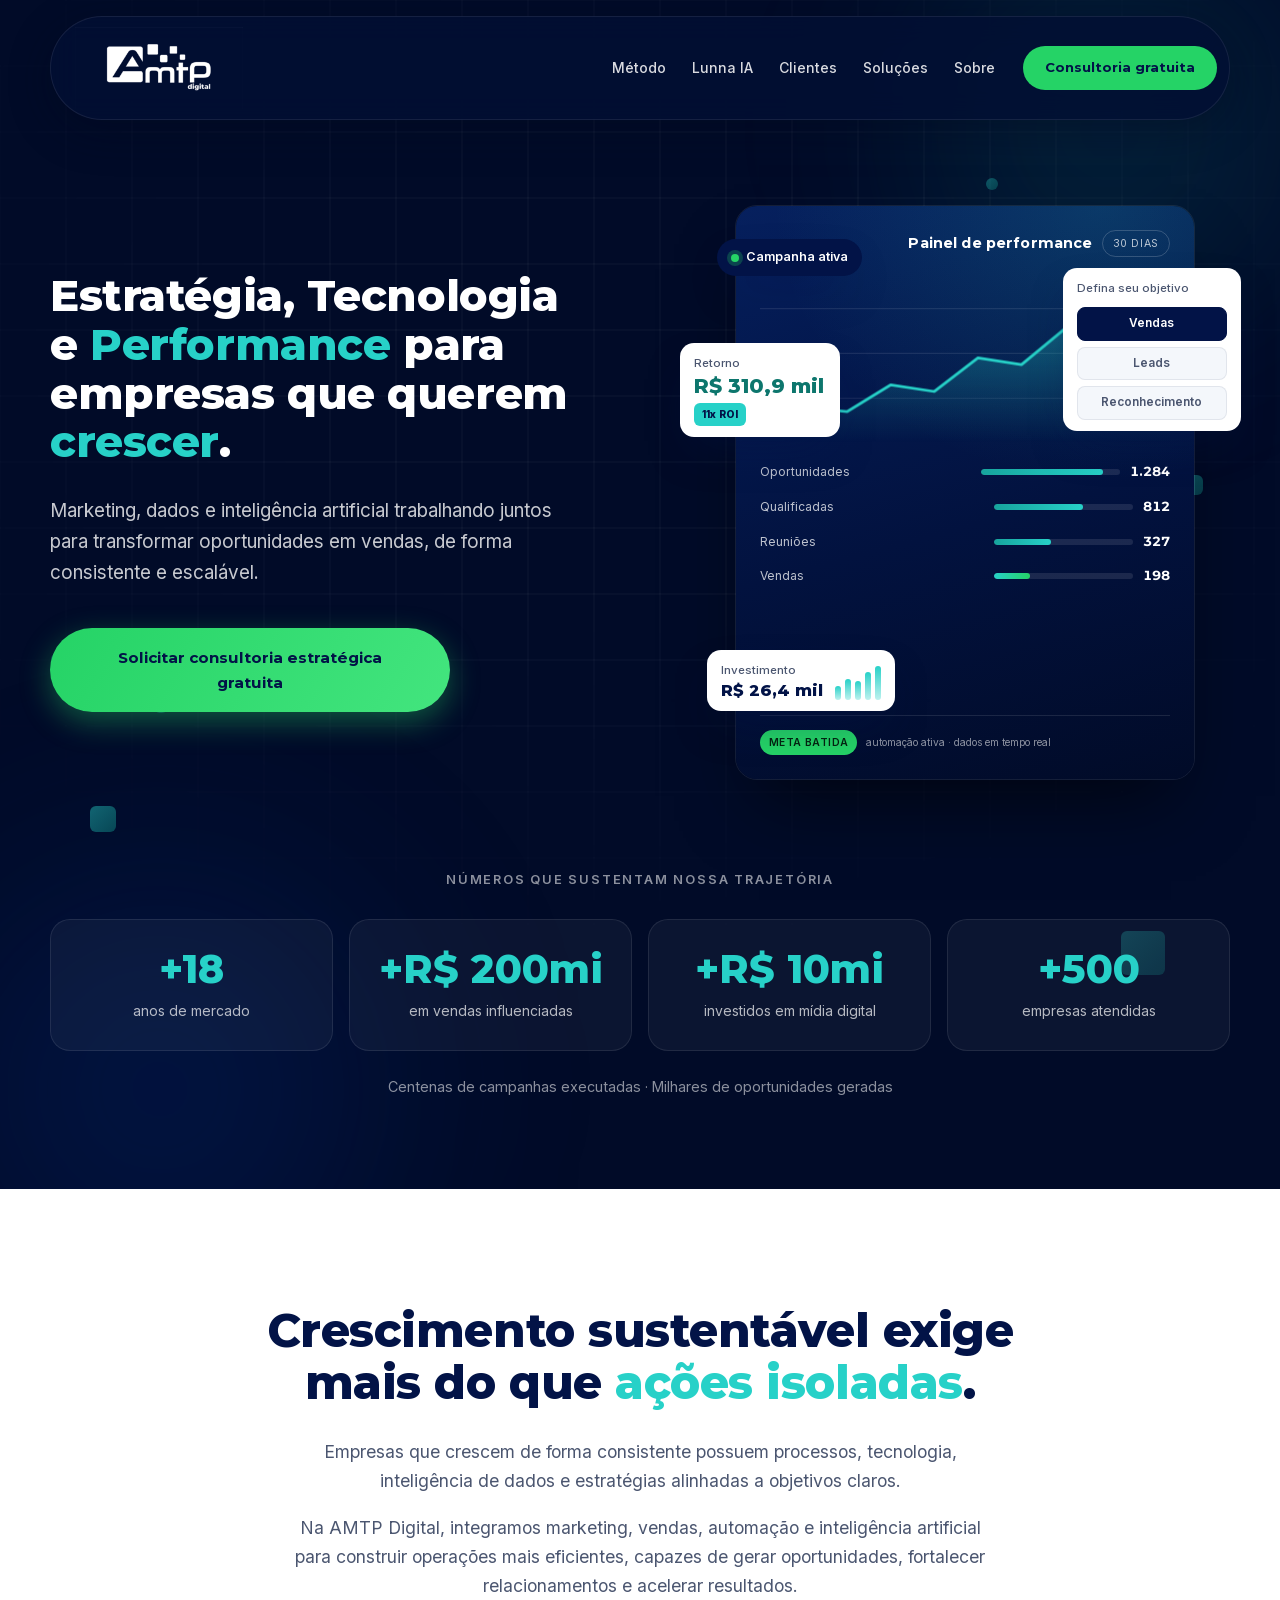
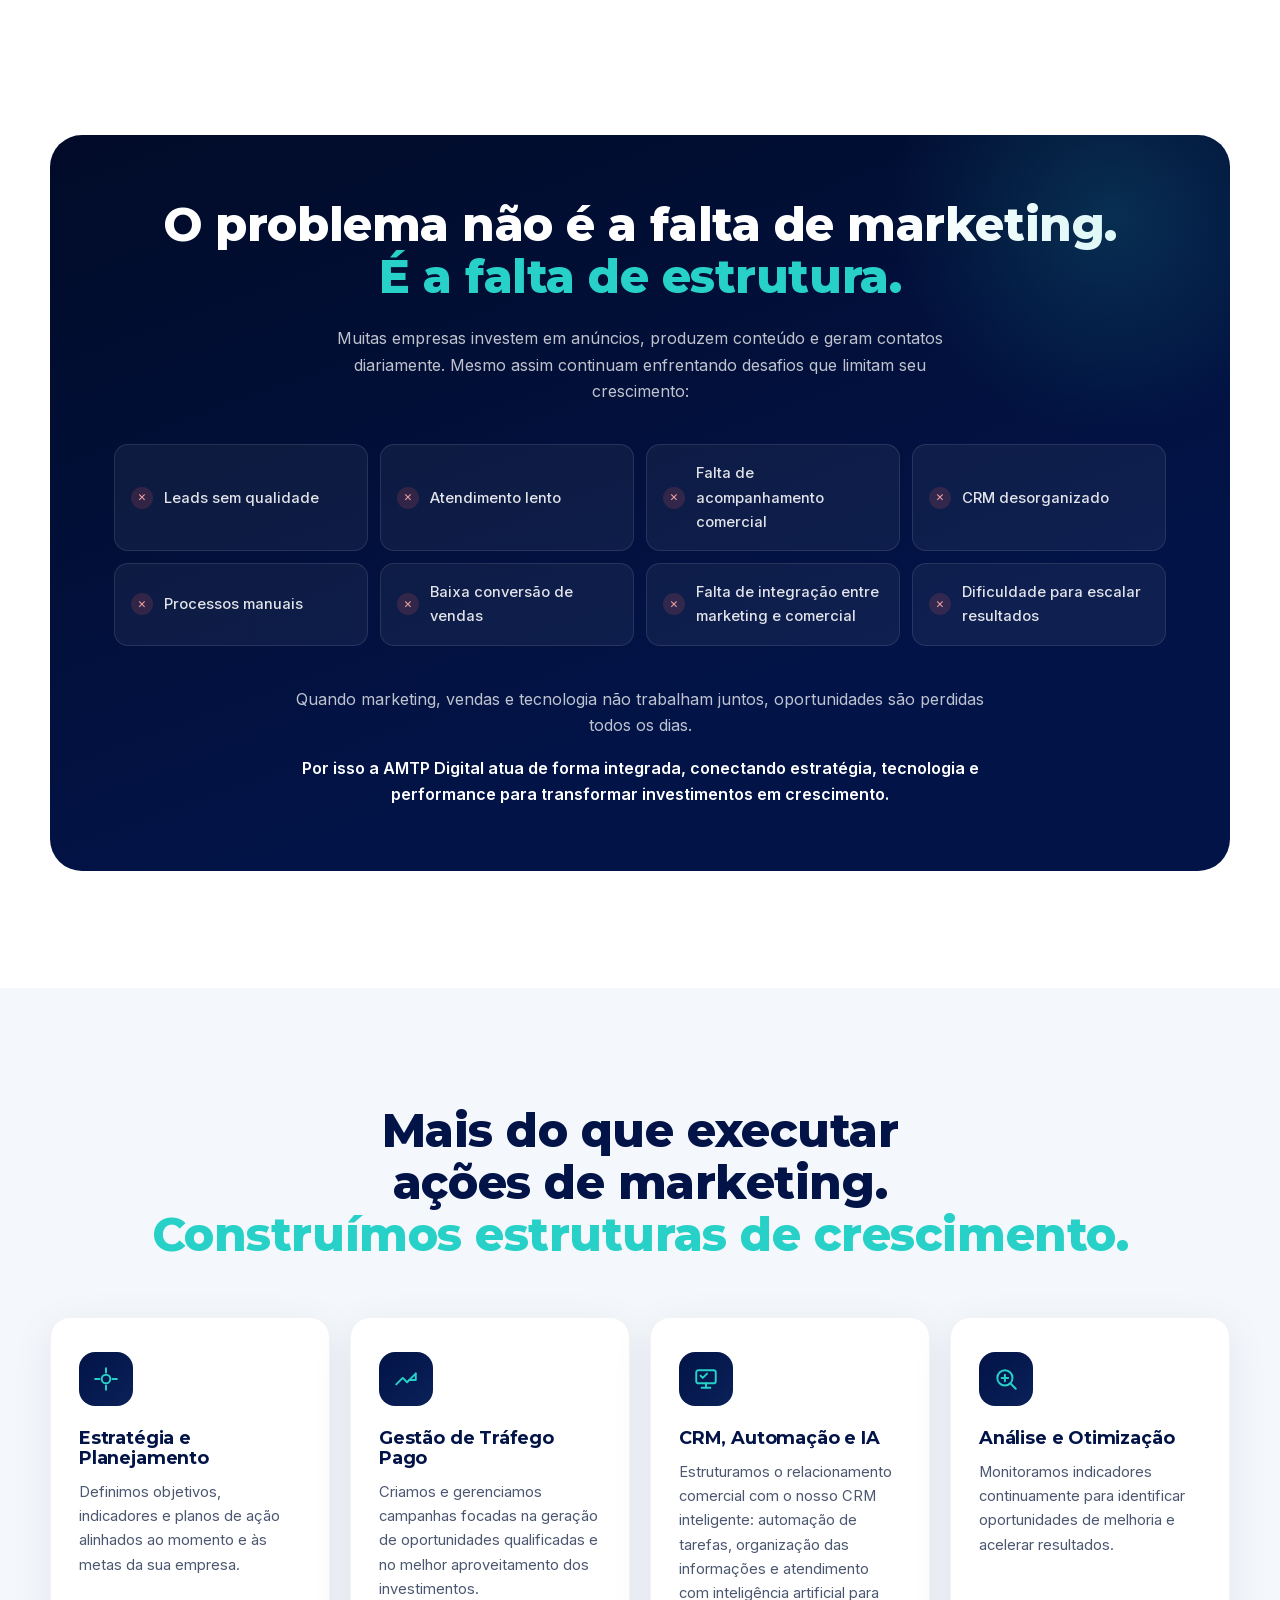
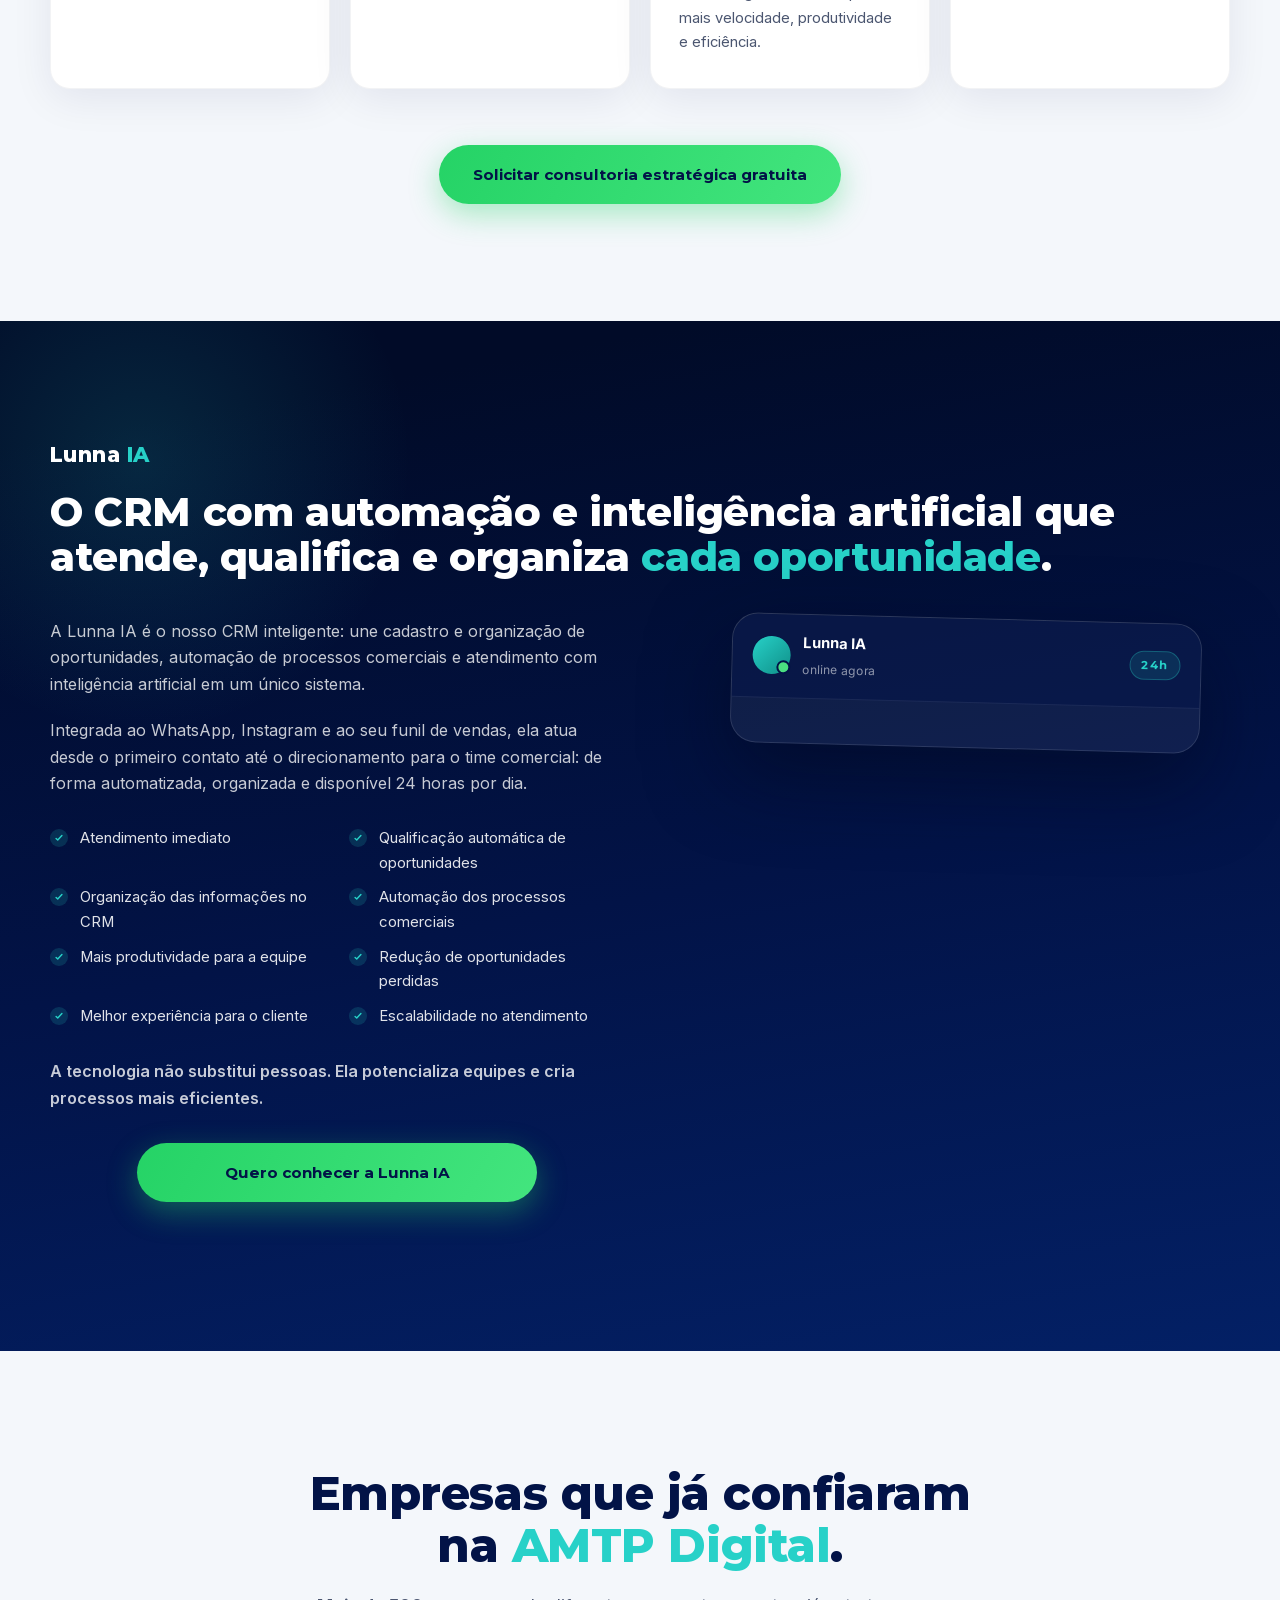
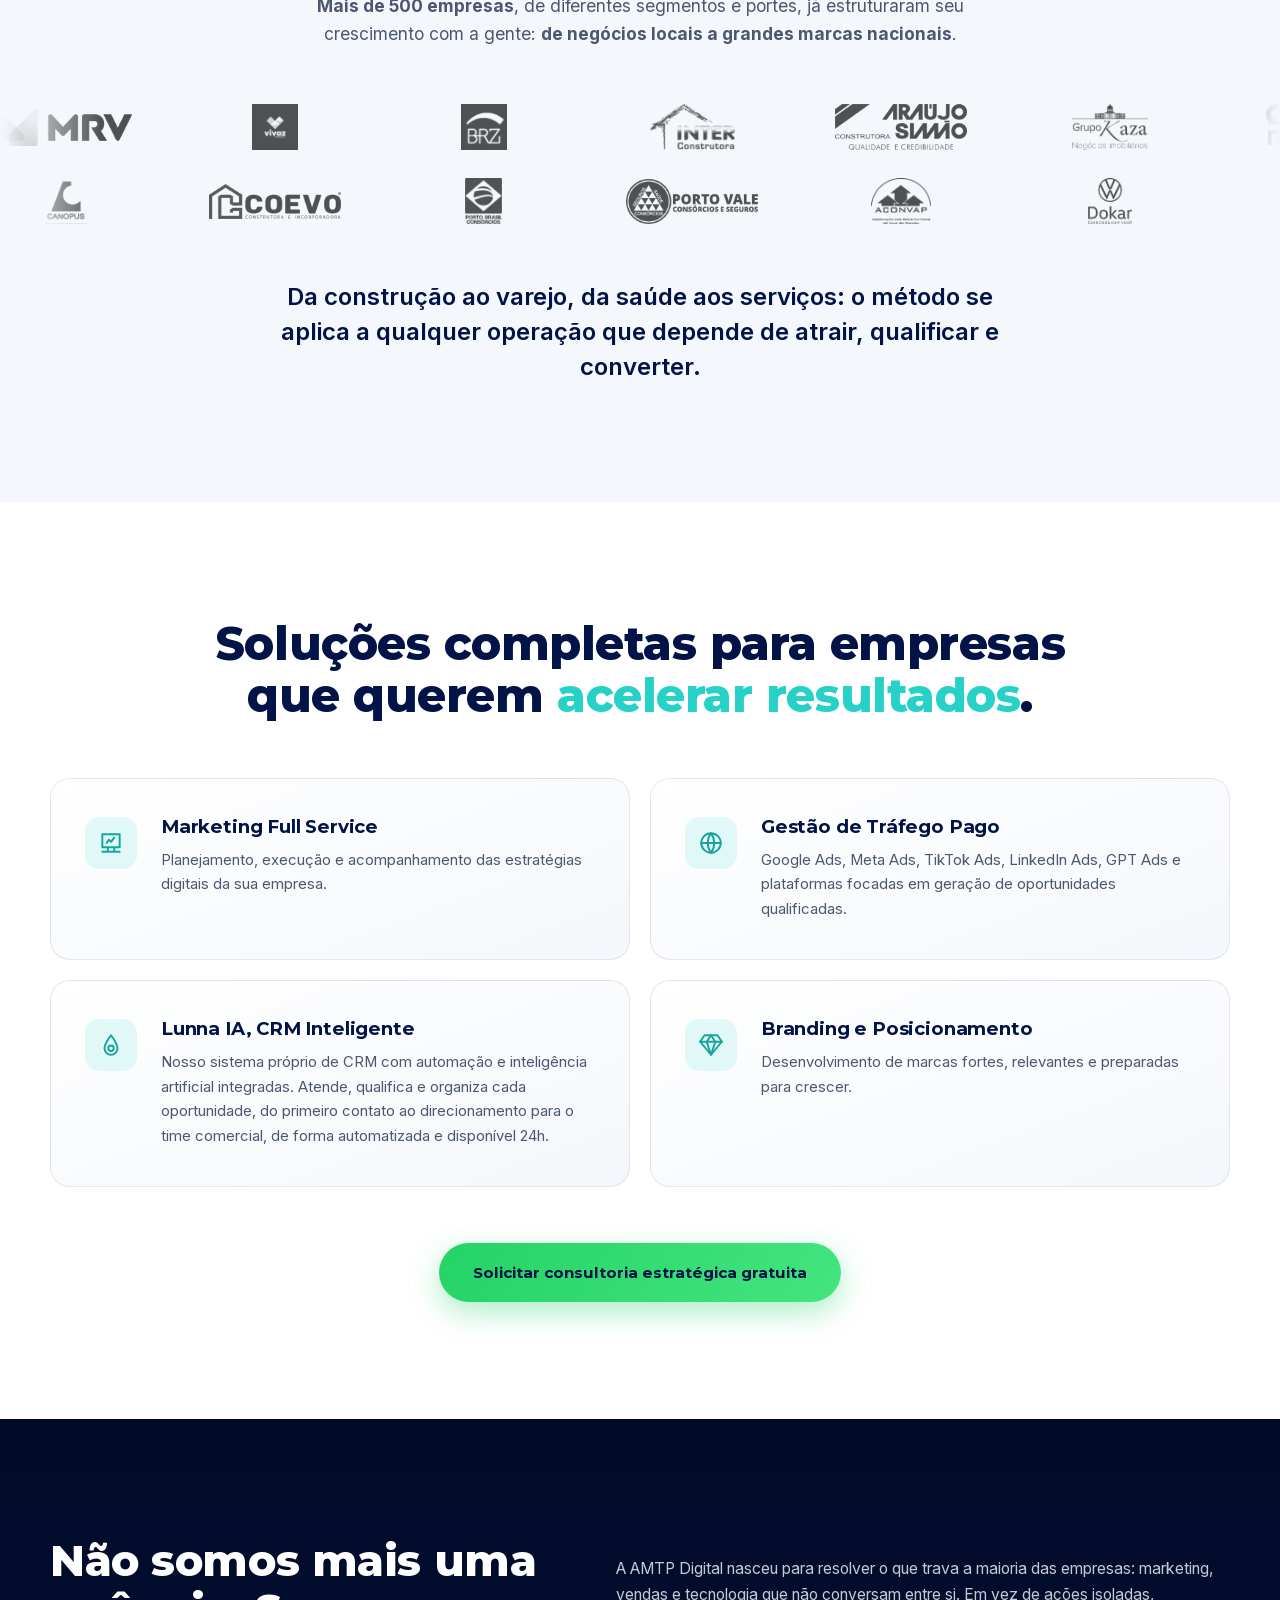
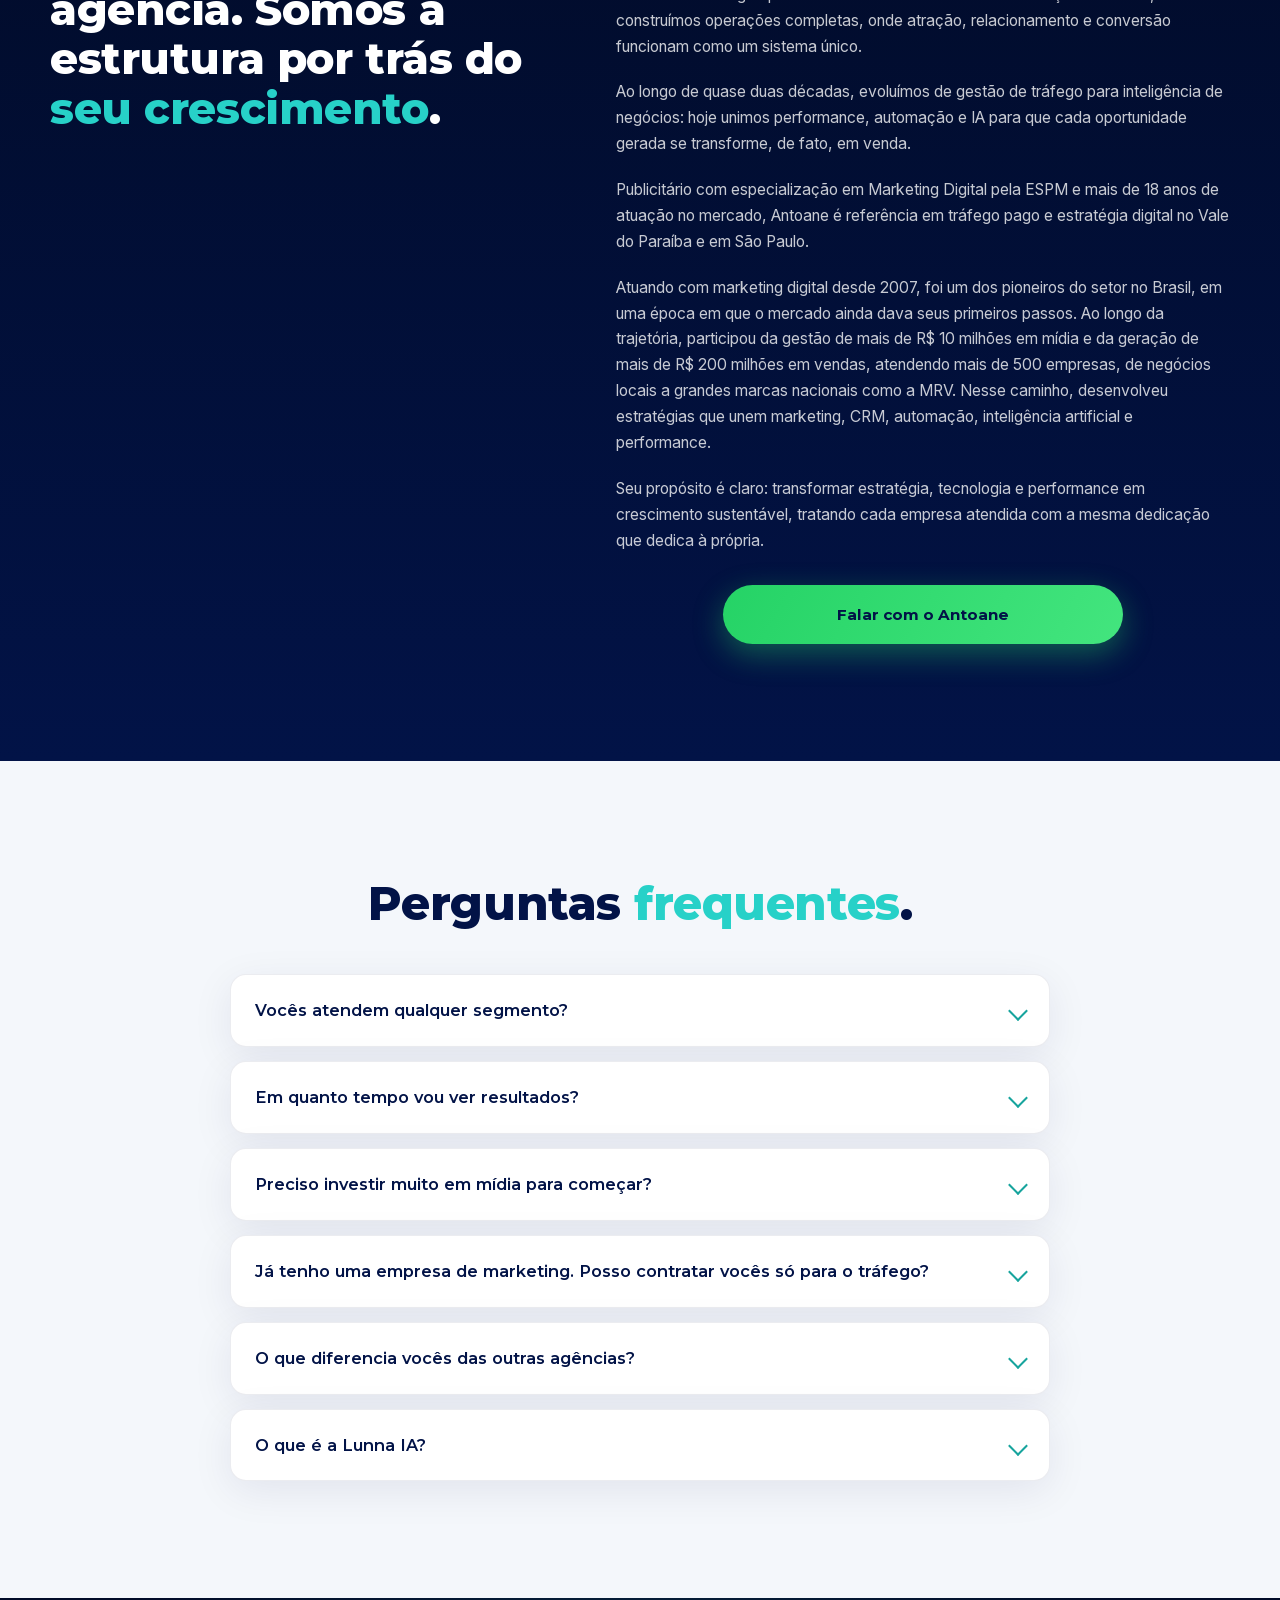
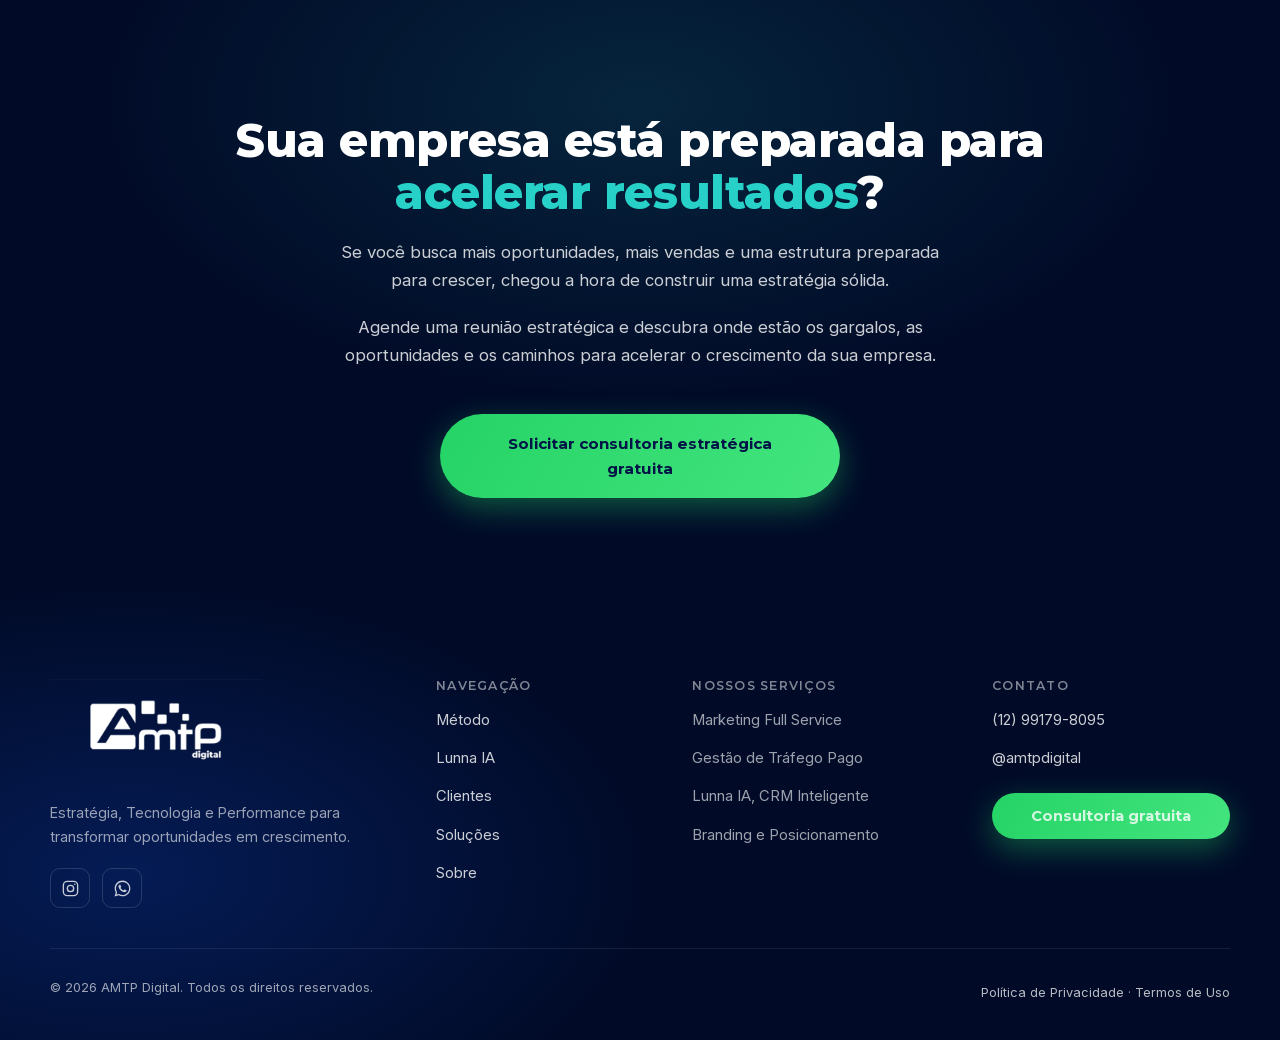
<file: index.html>
<!DOCTYPE html>
<html lang="pt-BR">
<head>
  <meta charset="UTF-8">
  <meta name="viewport" content="width=device-width, initial-scale=1.0">
  <title>AMTP Digital | Estratégia, Tecnologia e Performance</title>
  <meta name="description" content="Marketing, dados e inteligência artificial trabalhando juntos para transformar oportunidades em vendas, de forma consistente e escalável. +18 anos de mercado, +500 empresas atendidas.">
  <link rel="icon" type="image/png" href="favicon.png">
  <link rel="apple-touch-icon" href="apple-touch-icon.png">
  <link rel="preload" href="assets/fonts/montserrat-var.woff2" as="font" type="font/woff2" crossorigin>
  <link rel="preload" href="assets/fonts/inter-var.woff2" as="font" type="font/woff2" crossorigin>
  <script>document.documentElement.className += ' js';</script>
  <link rel="stylesheet" href="assets/css/style.css">
  <meta property="og:title" content="AMTP Digital | Estratégia, Tecnologia e Performance">
  <meta property="og:description" content="Marketing, dados e inteligência artificial trabalhando juntos para transformar oportunidades em vendas, de forma consistente e escalável.">
  <meta property="og:image" content="https://amtpdigital.com.br/assets/img/og.jpg">
  <meta property="og:type" content="website">
  <meta property="og:locale" content="pt_BR">
</head>
<body>

  <header class="nav" id="nav">
    <div class="nav__inner">
      <a href="#topo" class="nav__logo" aria-label="AMTP Digital">
        <img src="assets/img/logo-white.webp" alt="AMTP Digital" width="143" height="70">
      </a>
      <nav class="nav__links" aria-label="Principal">
        <a href="#metodo">Método</a>
        <a href="#lunna">Lunna IA</a>
        <a href="#clientes">Clientes</a>
        <a href="#solucoes">Soluções</a>
        <a href="#sobre">Sobre</a>
      </nav>
      <a class="btn btn--nav" href="https://wa.me/5512991798095?text=Ol%C3%A1!%20Quero%20solicitar%20a%20consultoria%20estrat%C3%A9gica%20gratuita%20da%20AMTP%20Digital." target="_blank" rel="noopener">Consultoria gratuita</a>
      <button class="nav__burger" id="burger" aria-label="Abrir menu" aria-expanded="false">
        <span></span><span></span><span></span>
      </button>
    </div>
    <div class="nav__mobile" id="navMobile">
      <a href="#metodo">Método</a>
      <a href="#lunna">Lunna IA</a>
      <a href="#clientes">Clientes</a>
      <a href="#solucoes">Soluções</a>
      <a href="#sobre">Sobre</a>
      <a class="btn btn--primary" href="https://wa.me/5512991798095?text=Ol%C3%A1!%20Quero%20solicitar%20a%20consultoria%20estrat%C3%A9gica%20gratuita%20da%20AMTP%20Digital." target="_blank" rel="noopener">Solicitar consultoria gratuita</a>
    </div>
  </header>

  <main id="topo">

    <!-- HERO -->
    <section class="hero">
      <div class="hero__bg" aria-hidden="true">
        <div class="hero__glow hero__glow--1"></div>
        <div class="hero__glow hero__glow--2"></div>
        <div class="hero__grid"></div>
        <canvas class="hero__mesh" id="heroMesh"></canvas>
        <div class="hero__pixels">
          <span class="px px--1"></span><span class="px px--2"></span><span class="px px--3"></span>
          <span class="px px--4"></span><span class="px px--5"></span><span class="px px--6"></span>
          <span class="px px--7"></span><span class="px px--8"></span>
        </div>
      </div>
      <div class="container hero__content">
        <div class="hero__copy">
          <h1 class="hero__title">
            <span class="line"><span>Estratégia, Tecnologia</span></span>
            <span class="line"><span>e <em>Performance</em> para</span></span>
            <span class="line"><span>empresas que querem</span></span>
            <span class="line"><span><em>crescer</em>.</span></span>
          </h1>
          <p class="hero__sub hero__fade">Marketing, dados e inteligência artificial trabalhando juntos para transformar oportunidades em vendas, de forma consistente e escalável.</p>
          <div class="hero__cta hero__fade">
            <a class="btn btn--primary btn--lg" href="https://wa.me/5512991798095?text=Ol%C3%A1!%20Quero%20solicitar%20a%20consultoria%20estrat%C3%A9gica%20gratuita%20da%20AMTP%20Digital." target="_blank" rel="noopener">Solicitar consultoria estratégica gratuita</a>
          </div>
        </div>
        <div class="hero__panel hero__fade">
          <div class="hero__figure">
            <div class="hero__photo" aria-hidden="true">
              <div class="pnl">
                <div class="pnl__top">
                  <span class="pnl__title">Painel de performance</span>
                  <span class="pnl__tab">30 dias</span>
                </div>

                <svg class="pnl__chart" viewBox="0 0 320 150" preserveAspectRatio="none" focusable="false">
                  <defs>
                    <linearGradient id="pnlFill" x1="0" y1="0" x2="0" y2="1">
                      <stop offset="0%" stop-color="#27D1C8" stop-opacity=".42"/>
                      <stop offset="100%" stop-color="#27D1C8" stop-opacity="0"/>
                    </linearGradient>
                  </defs>
                  <g class="pnl__gridlines">
                    <line x1="0" y1="30" x2="320" y2="30"/>
                    <line x1="0" y1="70" x2="320" y2="70"/>
                    <line x1="0" y1="110" x2="320" y2="110"/>
                  </g>
                  <path class="pnl__area" d="M0,126 L34,118 L68,122 L102,98 L136,104 L170,74 L204,80 L238,48 L272,40 L306,18 L320,14 L320,150 L0,150 Z" fill="url(#pnlFill)"/>
                  <path class="pnl__line" d="M0,126 L34,118 L68,122 L102,98 L136,104 L170,74 L204,80 L238,48 L272,40 L306,18 L320,14"/>
                  <circle class="pnl__pt" cx="306" cy="18" r="4.5"/>
                </svg>

                <div class="pnl__rows">
                  <div class="pnl__row">
                    <span class="pnl__k">Oportunidades</span>
                    <span class="pnl__bar"><i style="--w:88%"></i></span>
                    <span class="pnl__v">1.284</span>
                  </div>
                  <div class="pnl__row">
                    <span class="pnl__k">Qualificadas</span>
                    <span class="pnl__bar"><i style="--w:64%"></i></span>
                    <span class="pnl__v">812</span>
                  </div>
                  <div class="pnl__row">
                    <span class="pnl__k">Reuniões</span>
                    <span class="pnl__bar"><i style="--w:41%"></i></span>
                    <span class="pnl__v">327</span>
                  </div>
                  <div class="pnl__row">
                    <span class="pnl__k">Vendas</span>
                    <span class="pnl__bar pnl__bar--win"><i style="--w:26%"></i></span>
                    <span class="pnl__v">198</span>
                  </div>
                </div>

                <div class="pnl__foot">
                  <span class="pnl__chip">Meta batida</span>
                  <span class="pnl__foot-txt">automação ativa · dados em tempo real</span>
                </div>
              </div>
            </div>

            <!-- tags flutuantes de dados -->
            <div class="tagf tagf--live" aria-hidden="true">
              <span class="tagf__dot"></span>Campanha ativa
            </div>

            <div class="tagf tagf--result" aria-hidden="true">
              <span class="tagf__label">Retorno</span>
              <strong class="tagf__value">R$ 310,9 mil</strong>
              <span class="tagf__roi">11x ROI</span>
            </div>

            <div class="tagf tagf--invest" aria-hidden="true">
              <div>
                <span class="tagf__label">Investimento</span>
                <strong class="tagf__value tagf__value--sm">R$ 26,4 mil</strong>
              </div>
              <div class="tagf__chart">
                <span style="--h:40%"></span><span style="--h:62%"></span><span style="--h:54%"></span>
                <span style="--h:82%"></span><span style="--h:100%"></span>
              </div>
            </div>

            <div class="tagf tagf--goal" aria-hidden="true">
              <span class="tagf__label">Defina seu objetivo</span>
              <span class="tagf__chip tagf__chip--on">Vendas</span>
              <span class="tagf__chip">Leads</span>
              <span class="tagf__chip">Reconhecimento</span>
            </div>
          </div>
        </div>
      </div>
      <div class="container hero__stats reveal">
        <p class="hero__stats-title">Números que sustentam nossa trajetória</p>
        <div class="stats" data-stagger>
          <div class="stat">
            <span class="stat__num"><span class="count" data-to="18" data-prefix="+">0</span></span>
            <span class="stat__label">anos de mercado</span>
          </div>
          <div class="stat">
            <span class="stat__num"><span class="count" data-to="200" data-prefix="+R$ " data-suffix="mi">0</span></span>
            <span class="stat__label">em vendas influenciadas</span>
          </div>
          <div class="stat">
            <span class="stat__num"><span class="count" data-to="10" data-prefix="+R$ " data-suffix="mi">0</span></span>
            <span class="stat__label">investidos em mídia digital</span>
          </div>
          <div class="stat">
            <span class="stat__num"><span class="count" data-to="500" data-prefix="+">0</span></span>
            <span class="stat__label">empresas atendidas</span>
          </div>
        </div>
        <p class="stats__extra">Centenas de campanhas executadas · Milhares de oportunidades geradas</p>
      </div>
    </section>

    <!-- CRESCIMENTO SUSTENTÁVEL -->
    <section class="section intro" id="metodo">
      <div class="container container--narrow">
        <h2 class="reveal">Crescimento sustentável exige mais do que <em>ações isoladas</em>.</h2>
        <p class="reveal">Empresas que crescem de forma consistente possuem processos, tecnologia, inteligência de dados e estratégias alinhadas a objetivos claros.</p>
        <p class="reveal">Na AMTP Digital, integramos marketing, vendas, automação e inteligência artificial para construir operações mais eficientes, capazes de gerar oportunidades, fortalecer relacionamentos e acelerar resultados.</p>
      </div>
    </section>

    <!-- O DESAFIO -->
    <section class="section challenge">
      <div class="container">
        <div class="challenge__card reveal">
          <h2>O problema não é a falta de marketing.<br><em>É a falta de estrutura.</em></h2>
          <p class="challenge__lead">Muitas empresas investem em anúncios, produzem conteúdo e geram contatos diariamente. Mesmo assim continuam enfrentando desafios que limitam seu crescimento:</p>
          <ul class="challenge__grid" data-stagger>
            <li>Leads sem qualidade</li>
            <li>Atendimento lento</li>
            <li>Falta de acompanhamento comercial</li>
            <li>CRM desorganizado</li>
            <li>Processos manuais</li>
            <li>Baixa conversão de vendas</li>
            <li>Falta de integração entre marketing e comercial</li>
            <li>Dificuldade para escalar resultados</li>
          </ul>
          <p class="challenge__close">Quando marketing, vendas e tecnologia não trabalham juntos, oportunidades são perdidas todos os dias.</p>
          <p class="challenge__close challenge__close--strong">Por isso a AMTP Digital atua de forma integrada, conectando estratégia, tecnologia e performance para transformar investimentos em crescimento.</p>
        </div>
      </div>
    </section>

    <!-- COMO ACELERA -->
    <section class="section pillars">
      <div class="container">
        <h2 class="section__title section__title--wide reveal">Mais do que executar ações de marketing.<br><em>Construímos estruturas de crescimento.</em></h2>
        <div class="pillars__grid" data-stagger>
          <article class="pillar reveal">
            <div class="pillar__icon" aria-hidden="true">
              <svg viewBox="0 0 24 24" fill="none" stroke="currentColor" stroke-width="1.8" stroke-linecap="round" stroke-linejoin="round"><path d="M12 2v4M12 18v4M2 12h4M18 12h4"/><circle cx="12" cy="12" r="4"/></svg>
            </div>
            <h3>Estratégia e Planejamento</h3>
            <p>Definimos objetivos, indicadores e planos de ação alinhados ao momento e às metas da sua empresa.</p>
          </article>
          <article class="pillar reveal">
            <div class="pillar__icon" aria-hidden="true">
              <svg viewBox="0 0 24 24" fill="none" stroke="currentColor" stroke-width="1.8" stroke-linecap="round" stroke-linejoin="round"><path d="M3 17l6-6 4 4 8-8"/><path d="M21 7v6h-6"/></svg>
            </div>
            <h3>Gestão de Tráfego Pago</h3>
            <p>Criamos e gerenciamos campanhas focadas na geração de oportunidades qualificadas e no melhor aproveitamento dos investimentos.</p>
          </article>
          <article class="pillar reveal">
            <div class="pillar__icon" aria-hidden="true">
              <svg viewBox="0 0 24 24" fill="none" stroke="currentColor" stroke-width="1.8" stroke-linecap="round" stroke-linejoin="round"><rect x="3" y="4" width="18" height="12" rx="2"/><path d="M8 20h8M12 16v4M7 9l2 2 4-4"/></svg>
            </div>
            <h3>CRM, Automação e IA</h3>
            <p>Estruturamos o relacionamento comercial com o nosso CRM inteligente: automação de tarefas, organização das informações e atendimento com inteligência artificial para mais velocidade, produtividade e eficiência.</p>
          </article>
          <article class="pillar reveal">
            <div class="pillar__icon" aria-hidden="true">
              <svg viewBox="0 0 24 24" fill="none" stroke="currentColor" stroke-width="1.8" stroke-linecap="round" stroke-linejoin="round"><circle cx="11" cy="11" r="7"/><path d="M21 21l-4.35-4.35M11 8v6M8 11h6"/></svg>
            </div>
            <h3>Análise e Otimização</h3>
            <p>Monitoramos indicadores continuamente para identificar oportunidades de melhoria e acelerar resultados.</p>
          </article>
        </div>
        <div class="section__cta reveal">
          <a class="btn btn--primary btn--lg" href="https://wa.me/5512991798095?text=Ol%C3%A1!%20Quero%20solicitar%20a%20consultoria%20estrat%C3%A9gica%20gratuita%20da%20AMTP%20Digital." target="_blank" rel="noopener">Solicitar consultoria estratégica gratuita</a>
        </div>
      </div>
    </section>

    <!-- LUNNA IA -->
    <section class="section lunna" id="lunna">
      <div class="container lunna__wrap">
        <div class="lunna__head">
          <p class="lunna__brand reveal">Lunna <span>IA</span></p>
          <h2 class="reveal">O CRM com automação e inteligência artificial que atende, qualifica e organiza <em>cada oportunidade</em>.</h2>
        </div>
        <div class="lunna__visual reveal" aria-hidden="true">
          <div class="chat" id="lunnaChat">
            <div class="chat__header">
              <span class="chat__dot"></span>
              <div class="chat__id">
                <strong>Lunna IA</strong>
                <small>online agora</small>
              </div>
              <span class="chat__live">24h</span>
            </div>
            <div class="chat__body" id="chatBody">
              <div class="chat__msg chat__msg--in">Olá! Vi o anúncio de vocês. Queria saber mais.</div>
              <div class="chat__msg chat__msg--out">Olá! Que bom ter você aqui 👋 Sou a Lunna, assistente da AMTP. Qual é o seu segmento?</div>
              <div class="chat__msg chat__msg--in">Tenho uma construtora.</div>
              <div class="chat__msg chat__msg--out">Ótimo. Hoje seu desafio maior é gerar mais oportunidades ou converter as que já chegam?</div>
              <div class="chat__msg chat__msg--in">Converter. Chega bastante gente, mas some no meio do caminho.</div>
              <div class="chat__msg chat__msg--out">Perfeito! Já registrei seu contato no CRM e estou direcionando você para um especialista. ✅</div>
              <div class="chat__typing" id="chatTyping"><span></span><span></span><span></span></div>
            </div>
            <div class="chat__status" id="chatStatus">Oportunidade qualificada · CRM atualizado · 0h37 da manhã</div>
          </div>
        </div>
        <div class="lunna__body">
          <p class="reveal">A Lunna IA é o nosso CRM inteligente: une cadastro e organização de oportunidades, automação de processos comerciais e atendimento com inteligência artificial em um único sistema.</p>
          <p class="reveal">Integrada ao WhatsApp, Instagram e ao seu funil de vendas, ela atua desde o primeiro contato até o direcionamento para o time comercial: de forma automatizada, organizada e disponível 24 horas por dia.</p>
          <ul class="lunna__benefits reveal" data-stagger>
            <li>Atendimento imediato</li>
            <li>Qualificação automática de oportunidades</li>
            <li>Organização das informações no CRM</li>
            <li>Automação dos processos comerciais</li>
            <li>Mais produtividade para a equipe</li>
            <li>Redução de oportunidades perdidas</li>
            <li>Melhor experiência para o cliente</li>
            <li>Escalabilidade no atendimento</li>
          </ul>
          <p class="lunna__note reveal">A tecnologia não substitui pessoas. Ela potencializa equipes e cria processos mais eficientes.</p>
          <div class="reveal">
            <a class="btn btn--primary btn--lg" href="https://wa.me/5512991798095?text=Ol%C3%A1!%20Quero%20conhecer%20a%20Lunna%20IA." target="_blank" rel="noopener">Quero conhecer a Lunna IA</a>
          </div>
        </div>
      </div>
    </section>

    <!-- CLIENTES -->
    <section class="section clients" id="clientes">
      <div class="container">
        <h2 class="section__title reveal">Empresas que já confiaram na <em>AMTP Digital</em>.</h2>
        <p class="section__lead reveal"><strong>Mais de 500 empresas</strong>, de diferentes segmentos e portes, já estruturaram seu crescimento com a gente: <strong>de negócios locais a grandes marcas nacionais</strong>.</p>
      </div>
      <div class="marquee reveal" aria-label="Logotipos de clientes">
        <div class="marquee__track">
          <div class="marquee__group">
            <img src="assets/logos/mrv.webp" alt="MRV" height="44" loading="lazy" decoding="async" width="158">
            <img src="assets/logos/vivaz.webp" alt="Vivaz" height="52" loading="lazy" decoding="async" width="52">
            <img src="assets/logos/brz.webp" alt="BRZ Empreendimentos" height="52" loading="lazy" decoding="async" width="52">
            <img src="assets/logos/inter.webp" alt="Inter Construtora" height="52" loading="lazy" decoding="async" width="96">
            <img src="assets/logos/araujo-simao.webp" alt="Construtora Araújo Simão" height="46" loading="lazy" decoding="async" width="131">
            <img src="assets/logos/grupo-kaza.webp" alt="Grupo Kaza" height="48" loading="lazy" decoding="async" width="79">
            <img src="assets/logos/quero-meu-ape.webp" alt="Quero Meu Apê" height="44" loading="lazy" decoding="async" width="102">
            <img src="assets/logos/nipbr.webp" alt="NIPBR" height="42" loading="lazy" decoding="async" width="98">
            <img src="assets/logos/tony.webp" alt="Tony Veículos" height="40" loading="lazy" decoding="async" width="110">
          </div>
          <div class="marquee__group" aria-hidden="true">
            <img src="assets/logos/mrv.webp" alt="" height="44" loading="lazy" decoding="async" width="158">
            <img src="assets/logos/vivaz.webp" alt="" height="52" loading="lazy" decoding="async" width="52">
            <img src="assets/logos/brz.webp" alt="" height="52" loading="lazy" decoding="async" width="52">
            <img src="assets/logos/inter.webp" alt="" height="52" loading="lazy" decoding="async" width="96">
            <img src="assets/logos/araujo-simao.webp" alt="" height="46" loading="lazy" decoding="async" width="131">
            <img src="assets/logos/grupo-kaza.webp" alt="" height="48" loading="lazy" decoding="async" width="79">
            <img src="assets/logos/quero-meu-ape.webp" alt="" height="44" loading="lazy" decoding="async" width="102">
            <img src="assets/logos/nipbr.webp" alt="" height="42" loading="lazy" decoding="async" width="98">
            <img src="assets/logos/tony.webp" alt="" height="40" loading="lazy" decoding="async" width="110">
          </div>
        </div>
        <div class="marquee__track marquee__track--reverse">
          <div class="marquee__group">
            <img src="assets/logos/canopus.webp" alt="Canopus" height="50" loading="lazy" decoding="async" width="52">
            <img src="assets/logos/coevo.webp" alt="Coevo Construtora e Incorporadora" height="44" loading="lazy" decoding="async" width="165">
            <img src="assets/logos/porto-brasil.webp" alt="Porto Brasil Consórcios" height="52" loading="lazy" decoding="async" width="41">
            <img src="assets/logos/porto-vale.webp" alt="Porto Vale Consórcios e Seguros" height="46" loading="lazy" decoding="async" width="135">
            <img src="assets/logos/aconvap.webp" alt="Aconvap" height="52" loading="lazy" decoding="async" width="68">
            <img src="assets/logos/dokar.webp" alt="Dokar Veículos" height="52" loading="lazy" decoding="async" width="50">
            <img src="assets/logos/sorrix.webp" alt="Sorrix" height="52" loading="lazy" decoding="async" width="52">
            <img src="assets/logos/mq-hair.webp" alt="MQ Professional" height="52" loading="lazy" decoding="async" width="52">
            <img src="assets/logos/integra.webp" alt="Integra" height="40" loading="lazy" decoding="async" width="62">
            <img src="assets/logos/emagrecentro.webp" alt="Emagrecentro" height="46" loading="lazy" decoding="async" width="132">
          </div>
          <div class="marquee__group" aria-hidden="true">
            <img src="assets/logos/canopus.webp" alt="" height="50" loading="lazy" decoding="async" width="52">
            <img src="assets/logos/coevo.webp" alt="" height="44" loading="lazy" decoding="async" width="165">
            <img src="assets/logos/porto-brasil.webp" alt="" height="52" loading="lazy" decoding="async" width="41">
            <img src="assets/logos/porto-vale.webp" alt="" height="46" loading="lazy" decoding="async" width="135">
            <img src="assets/logos/aconvap.webp" alt="" height="52" loading="lazy" decoding="async" width="68">
            <img src="assets/logos/dokar.webp" alt="" height="52" loading="lazy" decoding="async" width="50">
            <img src="assets/logos/sorrix.webp" alt="" height="52" loading="lazy" decoding="async" width="52">
            <img src="assets/logos/mq-hair.webp" alt="" height="52" loading="lazy" decoding="async" width="52">
            <img src="assets/logos/integra.webp" alt="" height="40" loading="lazy" decoding="async" width="62">
            <img src="assets/logos/emagrecentro.webp" alt="" height="46" loading="lazy" decoding="async" width="132">
          </div>
        </div>
      </div>
      <div class="container">
        <p class="clients__close clients__close--em reveal">Da construção ao varejo, da saúde aos serviços: o método se aplica a qualquer operação que depende de atrair, qualificar e converter.</p>
      </div>
    </section>

    <!-- SOLUÇÕES -->
    <section class="section solutions" id="solucoes">
      <div class="container">
        <h2 class="section__title reveal">Soluções completas para empresas que querem <em>acelerar resultados</em>.</h2>
        <div class="solutions__grid" data-stagger>
          <article class="solution reveal">
            <span class="solution__num" aria-hidden="true">
              <svg viewBox="0 0 24 24" fill="none" stroke="currentColor" stroke-width="1.8" stroke-linecap="round" stroke-linejoin="round"><path d="M4 4h16v12H4zM4 20h16M9 16v4M15 16v4"/><path d="M8 12l2-3 2 2 3-4"/></svg>
            </span>
            <div class="solution__body">
              <h3>Marketing Full Service</h3>
              <p>Planejamento, execução e acompanhamento das estratégias digitais da sua empresa.</p>
            </div>
          </article>
          <article class="solution reveal">
            <span class="solution__num" aria-hidden="true">
              <svg viewBox="0 0 24 24" fill="none" stroke="currentColor" stroke-width="1.8" stroke-linecap="round" stroke-linejoin="round"><circle cx="12" cy="12" r="9"/><path d="M12 3a15 15 0 010 18M12 3a15 15 0 000 18M3 12h18"/></svg>
            </span>
            <div class="solution__body">
              <h3>Gestão de Tráfego Pago</h3>
              <p>Google Ads, Meta Ads, TikTok Ads, LinkedIn Ads, GPT Ads e plataformas focadas em geração de oportunidades qualificadas.</p>
            </div>
          </article>
          <article class="solution reveal">
            <span class="solution__num" aria-hidden="true">
              <svg viewBox="0 0 24 24" fill="none" stroke="currentColor" stroke-width="1.8" stroke-linecap="round" stroke-linejoin="round"><path d="M12 3a6 6 0 016 6c0 4-6 12-6 12S6 13 6 9a6 6 0 016-6z" transform="rotate(180 12 12)"/><circle cx="12" cy="15" r="2.5"/></svg>
            </span>
            <div class="solution__body">
              <h3>Lunna IA, CRM Inteligente</h3>
              <p>Nosso sistema próprio de CRM com automação e inteligência artificial integradas. Atende, qualifica e organiza cada oportunidade, do primeiro contato ao direcionamento para o time comercial, de forma automatizada e disponível 24h.</p>
            </div>
          </article>
          <article class="solution reveal">
            <span class="solution__num" aria-hidden="true">
              <svg viewBox="0 0 24 24" fill="none" stroke="currentColor" stroke-width="1.8" stroke-linecap="round" stroke-linejoin="round"><path d="M6 3h12l4 6-10 12L2 9z"/><path d="M2 9h20M12 21L8 9l4-6 4 6z"/></svg>
            </span>
            <div class="solution__body">
              <h3>Branding e Posicionamento</h3>
              <p>Desenvolvimento de marcas fortes, relevantes e preparadas para crescer.</p>
            </div>
          </article>
        </div>
        <div class="section__cta reveal">
          <a class="btn btn--dark btn--lg" href="https://wa.me/5512991798095?text=Ol%C3%A1!%20Quero%20solicitar%20a%20consultoria%20estrat%C3%A9gica%20gratuita%20da%20AMTP%20Digital." target="_blank" rel="noopener">Solicitar consultoria estratégica gratuita</a>
        </div>
      </div>
    </section>

    <!-- SOBRE -->
    <section class="section about" id="sobre">
      <div class="container about__wrap">
        <div class="about__head">
          <h2 class="reveal">Não somos mais uma agência. Somos a estrutura por trás do <em>seu crescimento</em>.</h2>
        </div>
        <div class="about__text">
          <p class="reveal">A AMTP Digital nasceu para resolver o que trava a maioria das empresas: marketing, vendas e tecnologia que não conversam entre si. Em vez de ações isoladas, construímos operações completas, onde atração, relacionamento e conversão funcionam como um sistema único.</p>
          <p class="reveal">Ao longo de quase duas décadas, evoluímos de gestão de tráfego para inteligência de negócios: hoje unimos performance, automação e IA para que cada oportunidade gerada se transforme, de fato, em venda.</p>
          <p class="reveal">Publicitário com especialização em Marketing Digital pela ESPM e mais de 18 anos de atuação no mercado, Antoane é referência em tráfego pago e estratégia digital no Vale do Paraíba e em São Paulo.</p>
          <p class="reveal">Atuando com marketing digital desde 2007, foi um dos pioneiros do setor no Brasil, em uma época em que o mercado ainda dava seus primeiros passos. Ao longo da trajetória, participou da gestão de mais de R$ 10 milhões em mídia e da geração de mais de R$ 200 milhões em vendas, atendendo mais de 500 empresas, de negócios locais a grandes marcas nacionais como a MRV. Nesse caminho, desenvolveu estratégias que unem marketing, CRM, automação, inteligência artificial e performance.</p>
          <p class="reveal">Seu propósito é claro: transformar estratégia, tecnologia e performance em crescimento sustentável, tratando cada empresa atendida com a mesma dedicação que dedica à própria.</p>
          <div class="reveal">
            <a class="btn btn--primary btn--lg" href="https://wa.me/5512991798095?text=Ol%C3%A1%2C%20Antoane!%20Quero%20solicitar%20a%20consultoria%20estrat%C3%A9gica%20gratuita%20da%20AMTP%20Digital." target="_blank" rel="noopener">Falar com o Antoane</a>
          </div>
        </div>
      </div>
    </section>

    <!-- FAQ -->
    <section class="section faq" id="faq">
      <div class="container container--narrow">
        <h2 class="section__title reveal">Perguntas <em>frequentes</em>.</h2>
        <div class="faq__list" data-stagger>
          <details class="faq__item reveal">
            <summary>Vocês atendem qualquer segmento?</summary>
            <div class="faq__answer"><p>Sim. Já foram mais de 500 empresas de diversos segmentos e portes. Nosso método serve a qualquer negócio que precisa gerar oportunidades e transformá-las em vendas.</p></div>
          </details>
          <details class="faq__item reveal">
            <summary>Em quanto tempo vou ver resultados?</summary>
            <div class="faq__answer"><p>Depende do seu momento e da sua estrutura atual. Alguns resultados vêm nas primeiras semanas; os mais estruturais se consolidam ao longo dos meses, com otimização contínua.</p></div>
          </details>
          <details class="faq__item reveal">
            <summary>Preciso investir muito em mídia para começar?</summary>
            <div class="faq__answer"><p>Não. O importante não é investir muito, é investir com direção. Definimos o valor ideal a partir dos seus objetivos.</p></div>
          </details>
          <details class="faq__item reveal">
            <summary>Já tenho uma empresa de marketing. Posso contratar vocês só para o tráfego?</summary>
            <div class="faq__answer"><p>Com certeza. São trabalhos complementares que funcionam muito bem juntos: enquanto sua equipe cuida do restante, nós assumimos a gestão de tráfego com foco total em gerar oportunidades qualificadas e melhor retorno sobre o investimento.</p></div>
          </details>
          <details class="faq__item reveal">
            <summary>O que diferencia vocês das outras agências?</summary>
            <div class="faq__answer"><p>Não somos mais uma agência que acumula clientes e some depois. Aqui o atendimento é de perto: cuidamos da sua empresa como gostaríamos que cuidassem da nossa, com transparência total. E a nossa experiência encurta o seu caminho, você erra menos e segue com a direção certa desde o início.</p></div>
          </details>
          <details class="faq__item reveal">
            <summary>O que é a Lunna IA?</summary>
            <div class="faq__answer"><p>Nosso CRM inteligente: um único sistema com organização de oportunidades, automação e atendimento por IA, integrado ao WhatsApp e ao seu funil, 24h por dia.</p></div>
          </details>
        </div>
      </div>
    </section>

  </main>

  <!-- CTA FINAL + FOOTER (fundo escuro contínuo) -->
  <div class="space-wrap">
      <div class="space-wrap__aura" aria-hidden="true"></div>
      <section class="section final">
        <div class="container container--narrow final__inner reveal">
          <h2>Sua empresa está preparada para <em>acelerar resultados</em>?</h2>
          <p>Se você busca mais oportunidades, mais vendas e uma estrutura preparada para crescer, chegou a hora de construir uma estratégia sólida.</p>
          <p>Agende uma reunião estratégica e descubra onde estão os gargalos, as oportunidades e os caminhos para acelerar o crescimento da sua empresa.</p>
          <a class="btn btn--primary btn--xl" href="https://wa.me/5512991798095?text=Ol%C3%A1!%20Quero%20solicitar%20a%20consultoria%20estrat%C3%A9gica%20gratuita%20da%20AMTP%20Digital." target="_blank" rel="noopener">Solicitar consultoria estratégica gratuita</a>
        </div>
      </section>

  <footer class="footer">
    <div class="container footer__inner">
      <div class="footer__brand">
        <img src="assets/img/logo-white.webp" alt="AMTP Digital" width="176" height="86" loading="lazy">
        <p>Estratégia, Tecnologia e Performance para transformar oportunidades em crescimento.</p>
        <div class="footer__social">
          <a href="https://instagram.com/amtpdigital" target="_blank" rel="noopener" aria-label="Instagram da AMTP Digital">
            <svg viewBox="0 0 24 24" fill="none" stroke="currentColor" stroke-width="1.7" aria-hidden="true"><rect x="3" y="3" width="18" height="18" rx="5"/><circle cx="12" cy="12" r="4"/><circle cx="17.4" cy="6.6" r="1" fill="currentColor" stroke="none"/></svg>
          </a>
          <a href="https://wa.me/5512991798095" target="_blank" rel="noopener" aria-label="WhatsApp da AMTP Digital">
            <svg viewBox="0 0 24 24" fill="currentColor" aria-hidden="true"><path d="M19.05 4.91A9.82 9.82 0 0 0 12.04 2C6.58 2 2.13 6.45 2.13 11.91c0 1.75.46 3.45 1.32 4.95L2 22l5.25-1.38a9.9 9.9 0 0 0 4.79 1.22h.004c5.46 0 9.91-4.45 9.91-9.91 0-2.65-1.03-5.14-2.9-7.02zM12.04 20.15h-.003a8.2 8.2 0 0 1-4.18-1.15l-.3-.18-3.12.82.83-3.04-.2-.31a8.21 8.21 0 0 1-1.26-4.38c0-4.54 3.7-8.23 8.24-8.23 2.2 0 4.27.86 5.82 2.42a8.18 8.18 0 0 1 2.41 5.82c0 4.54-3.69 8.23-8.23 8.23zm4.52-6.16c-.25-.12-1.47-.72-1.69-.81-.23-.08-.39-.12-.56.12-.16.25-.64.81-.78.97-.14.17-.29.19-.54.06-.25-.12-1.05-.39-1.99-1.23-.74-.66-1.23-1.47-1.38-1.72-.14-.25-.01-.38.11-.51.11-.11.25-.29.37-.43.12-.14.16-.25.25-.41.08-.17.04-.31-.02-.43-.06-.12-.56-1.34-.76-1.84-.2-.48-.4-.42-.56-.43h-.48c-.17 0-.43.06-.66.31-.23.25-.86.85-.86 2.07 0 1.22.89 2.4 1.01 2.56.12.17 1.75 2.67 4.24 3.74.59.26 1.05.41 1.41.52.59.19 1.13.16 1.56.1.48-.07 1.47-.6 1.68-1.18.21-.58.21-1.08.14-1.18-.06-.11-.22-.17-.47-.29z"/></svg>
          </a>
        </div>
      </div>
      <nav class="footer__col" aria-label="Navegação">
        <h3>Navegação</h3>
        <a href="#metodo">Método</a>
        <a href="#lunna">Lunna IA</a>
        <a href="#clientes">Clientes</a>
        <a href="#solucoes">Soluções</a>
        <a href="#sobre">Sobre</a>
      </nav>
      <div class="footer__col">
        <h3>Nossos serviços</h3>
        <span>Marketing Full Service</span>
        <span>Gestão de Tráfego Pago</span>
        <span>Lunna IA, CRM Inteligente</span>
        <span>Branding e Posicionamento</span>
      </div>
      <div class="footer__col footer__col--contact">
        <h3>Contato</h3>
        <a href="https://wa.me/5512991798095" target="_blank" rel="noopener">(12) 99179-8095</a>
        <a href="https://instagram.com/amtpdigital" target="_blank" rel="noopener">@amtpdigital</a>
        <a class="btn btn--primary footer__cta" href="https://wa.me/5512991798095?text=Ol%C3%A1!%20Quero%20solicitar%20a%20consultoria%20estrat%C3%A9gica%20gratuita%20da%20AMTP%20Digital." target="_blank" rel="noopener">Consultoria gratuita</a>
      </div>
    </div>
    <div class="container footer__legal">
      <span>© 2026 AMTP Digital. Todos os direitos reservados.</span>
      <span class="footer__legal-links"><a href="politica-privacidade.html">Política de Privacidade</a> · <a href="termos.html">Termos de Uso</a></span>
    </div>
  </footer>
  </div>

  <script src="assets/js/main.js" defer></script>
</body>
</html>
</file>
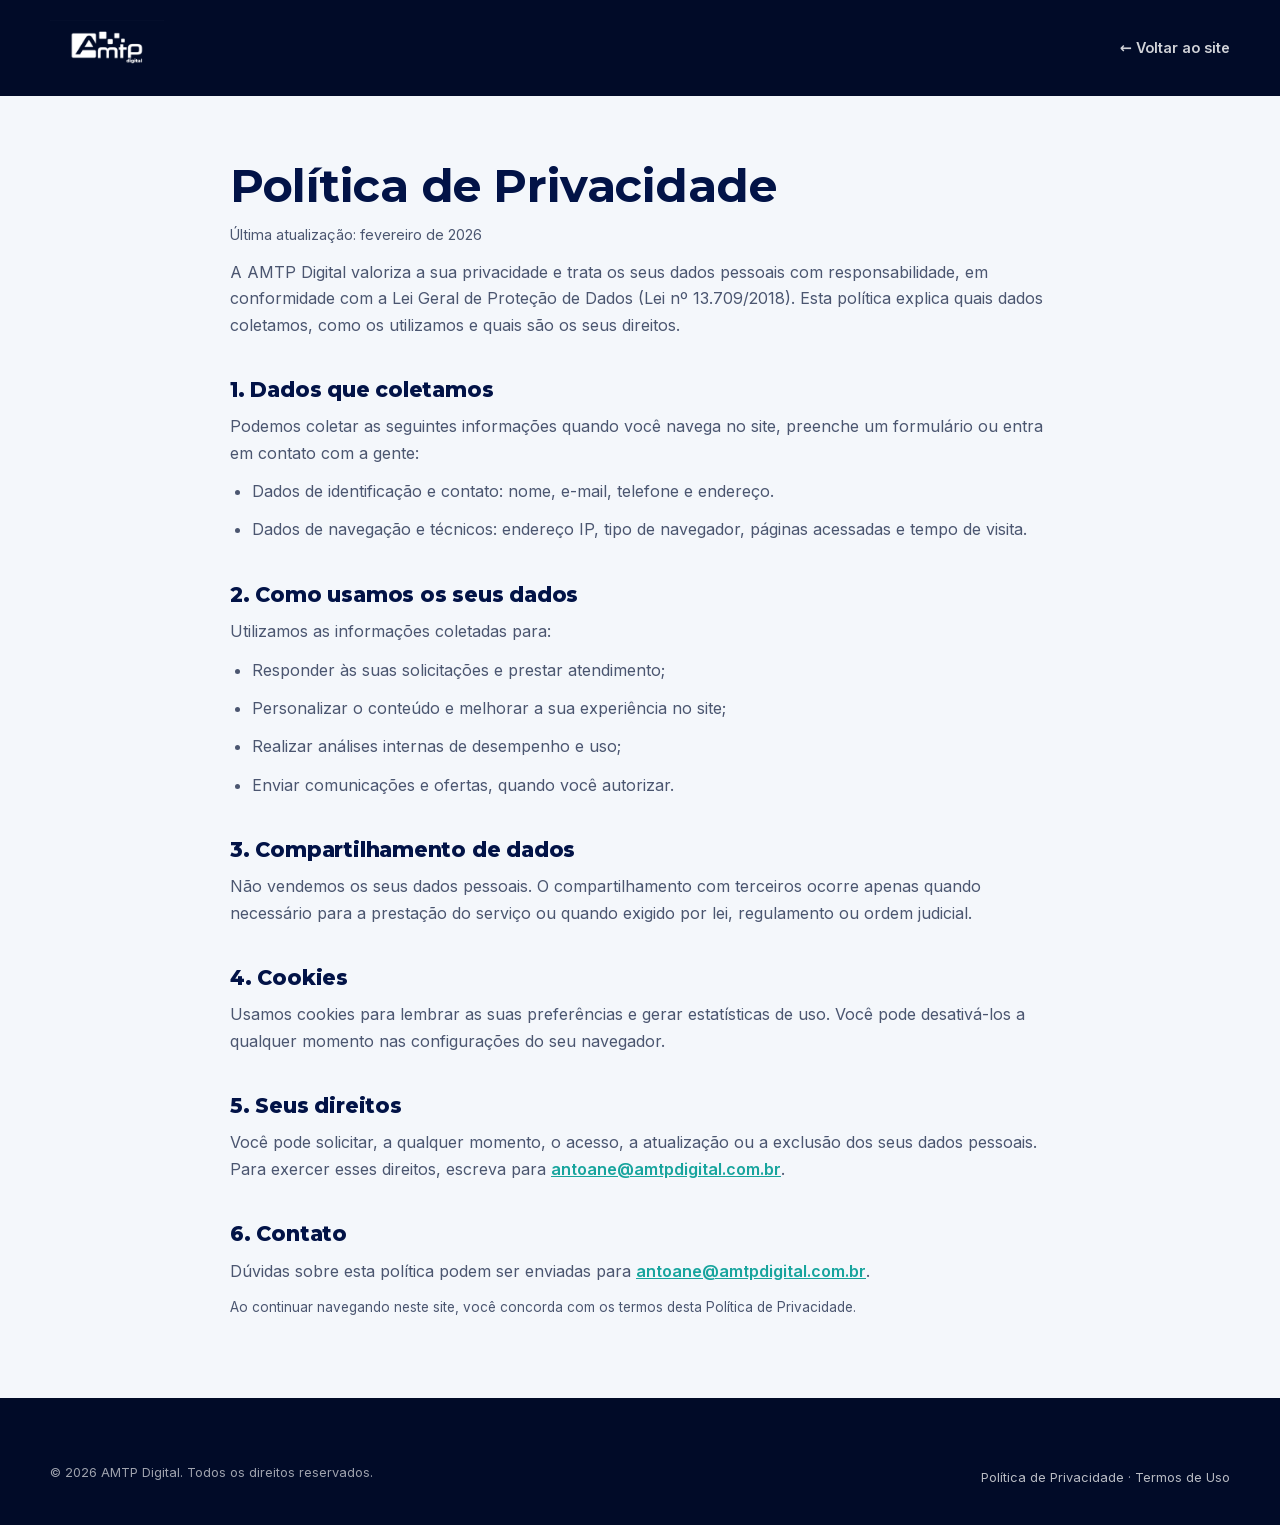
<file: politica-privacidade.html>
<!DOCTYPE html>
<html lang="pt-BR">
<head>
  <meta charset="UTF-8">
  <meta name="viewport" content="width=device-width, initial-scale=1.0">
  <title>Política de Privacidade | AMTP Digital</title>
  <meta name="description" content="Política de privacidade da AMTP Digital: como coletamos, usamos e protegemos os seus dados.">
  <meta name="robots" content="noindex">
  <link rel="icon" type="image/png" href="favicon.png">
  <link rel="apple-touch-icon" href="apple-touch-icon.png">
  <link rel="preload" href="assets/fonts/montserrat-var.woff2" as="font" type="font/woff2" crossorigin>
  <link rel="preload" href="assets/fonts/inter-var.woff2" as="font" type="font/woff2" crossorigin>
  <link rel="stylesheet" href="assets/css/style.css">
</head>
<body>
  <header class="legal-top">
    <div class="container legal-top__inner">
      <a href="index.html" aria-label="AMTP Digital"><img src="assets/img/logo-white.webp" alt="AMTP Digital" width="118" height="56"></a>
      <a class="legal-back" href="index.html">← Voltar ao site</a>
    </div>
  </header>

  <main class="legal">
    <div class="container container--narrow">
      <h1>Política de Privacidade</h1>
      <p class="legal__updated">Última atualização: fevereiro de 2026</p>

      <p>A AMTP Digital valoriza a sua privacidade e trata os seus dados pessoais com responsabilidade, em conformidade com a Lei Geral de Proteção de Dados (Lei nº 13.709/2018). Esta política explica quais dados coletamos, como os utilizamos e quais são os seus direitos.</p>

      <h2>1. Dados que coletamos</h2>
      <p>Podemos coletar as seguintes informações quando você navega no site, preenche um formulário ou entra em contato com a gente:</p>
      <ul>
        <li>Dados de identificação e contato: nome, e-mail, telefone e endereço.</li>
        <li>Dados de navegação e técnicos: endereço IP, tipo de navegador, páginas acessadas e tempo de visita.</li>
      </ul>

      <h2>2. Como usamos os seus dados</h2>
      <p>Utilizamos as informações coletadas para:</p>
      <ul>
        <li>Responder às suas solicitações e prestar atendimento;</li>
        <li>Personalizar o conteúdo e melhorar a sua experiência no site;</li>
        <li>Realizar análises internas de desempenho e uso;</li>
        <li>Enviar comunicações e ofertas, quando você autorizar.</li>
      </ul>

      <h2>3. Compartilhamento de dados</h2>
      <p>Não vendemos os seus dados pessoais. O compartilhamento com terceiros ocorre apenas quando necessário para a prestação do serviço ou quando exigido por lei, regulamento ou ordem judicial.</p>

      <h2>4. Cookies</h2>
      <p>Usamos cookies para lembrar as suas preferências e gerar estatísticas de uso. Você pode desativá-los a qualquer momento nas configurações do seu navegador.</p>

      <h2>5. Seus direitos</h2>
      <p>Você pode solicitar, a qualquer momento, o acesso, a atualização ou a exclusão dos seus dados pessoais. Para exercer esses direitos, escreva para <a href="mailto:antoane@amtpdigital.com.br">antoane@amtpdigital.com.br</a>.</p>

      <h2>6. Contato</h2>
      <p>Dúvidas sobre esta política podem ser enviadas para <a href="mailto:antoane@amtpdigital.com.br">antoane@amtpdigital.com.br</a>.</p>

      <p class="legal__note">Ao continuar navegando neste site, você concorda com os termos desta Política de Privacidade.</p>
    </div>
  </main>

  <footer class="footer" style="background:var(--navy-deep)">
    <div class="container footer__legal" style="border:0;padding-top:0">
      <span>© 2026 AMTP Digital. Todos os direitos reservados.</span>
      <span class="footer__legal-links"><a href="politica-privacidade.html">Política de Privacidade</a> · <a href="termos.html">Termos de Uso</a></span>
    </div>
  </footer>
</body>
</html>
</file>
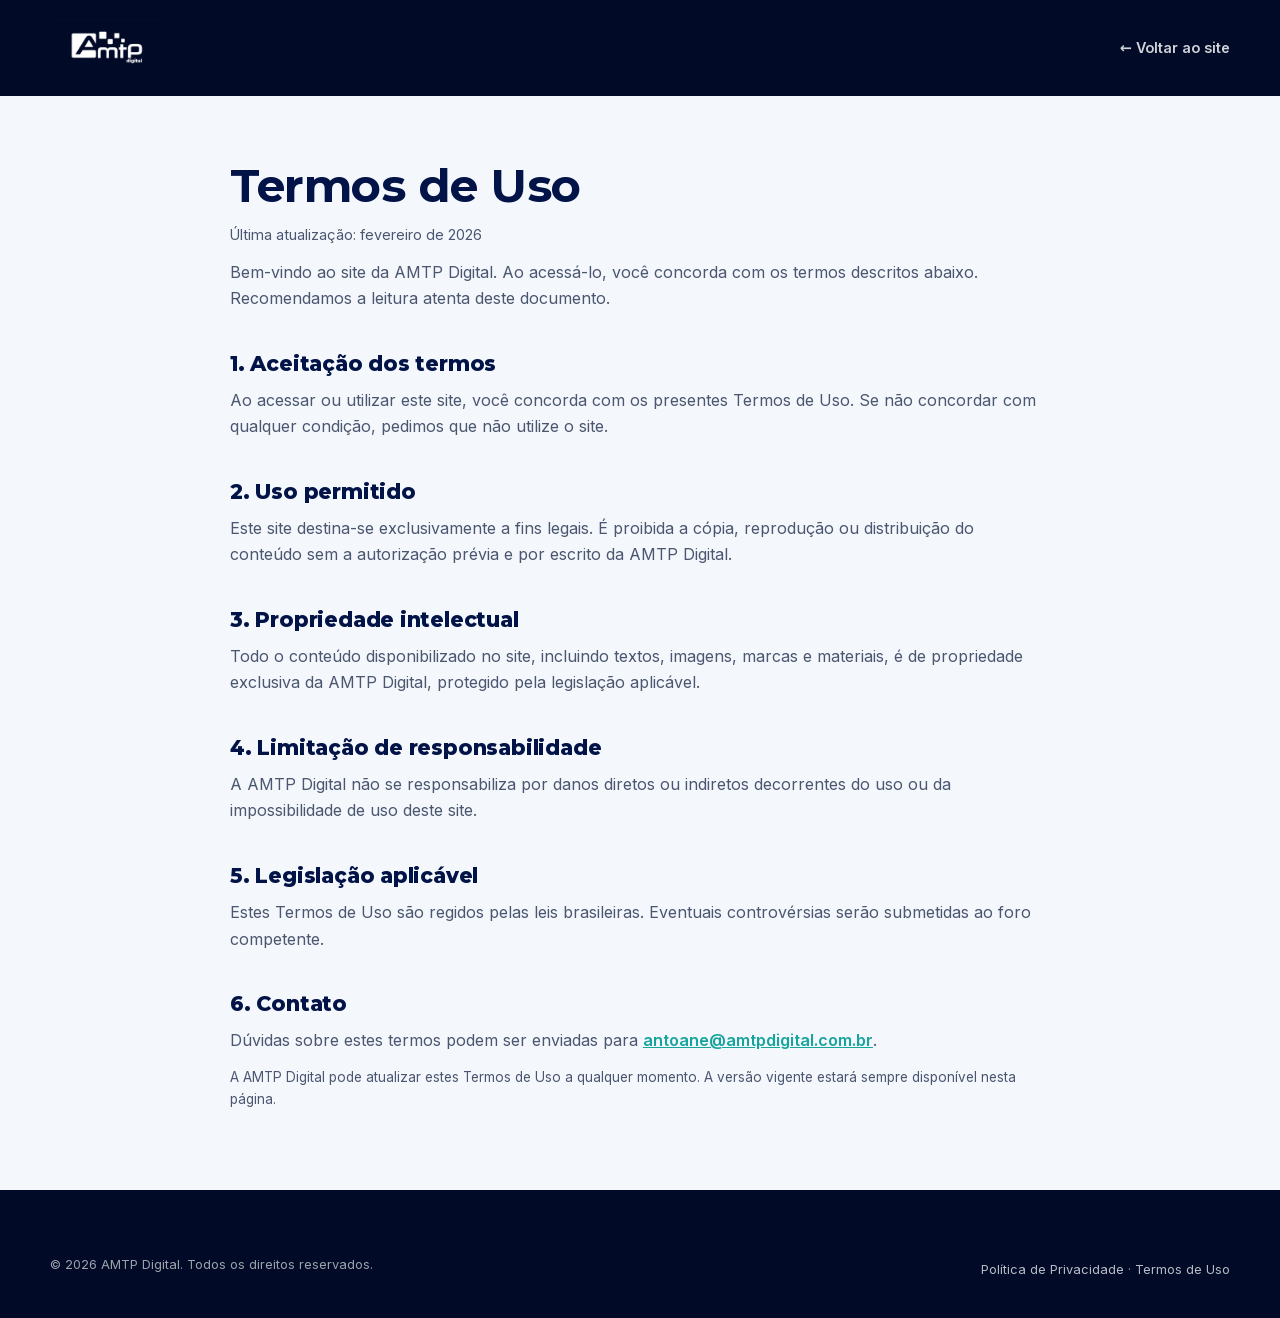
<file: termos.html>
<!DOCTYPE html>
<html lang="pt-BR">
<head>
  <meta charset="UTF-8">
  <meta name="viewport" content="width=device-width, initial-scale=1.0">
  <title>Termos de Uso | AMTP Digital</title>
  <meta name="description" content="Termos de uso do site da AMTP Digital.">
  <meta name="robots" content="noindex">
  <link rel="icon" type="image/png" href="favicon.png">
  <link rel="apple-touch-icon" href="apple-touch-icon.png">
  <link rel="preload" href="assets/fonts/montserrat-var.woff2" as="font" type="font/woff2" crossorigin>
  <link rel="preload" href="assets/fonts/inter-var.woff2" as="font" type="font/woff2" crossorigin>
  <link rel="stylesheet" href="assets/css/style.css">
</head>
<body>
  <header class="legal-top">
    <div class="container legal-top__inner">
      <a href="index.html" aria-label="AMTP Digital"><img src="assets/img/logo-white.webp" alt="AMTP Digital" width="118" height="56"></a>
      <a class="legal-back" href="index.html">← Voltar ao site</a>
    </div>
  </header>

  <main class="legal">
    <div class="container container--narrow">
      <h1>Termos de Uso</h1>
      <p class="legal__updated">Última atualização: fevereiro de 2026</p>

      <p>Bem-vindo ao site da AMTP Digital. Ao acessá-lo, você concorda com os termos descritos abaixo. Recomendamos a leitura atenta deste documento.</p>

      <h2>1. Aceitação dos termos</h2>
      <p>Ao acessar ou utilizar este site, você concorda com os presentes Termos de Uso. Se não concordar com qualquer condição, pedimos que não utilize o site.</p>

      <h2>2. Uso permitido</h2>
      <p>Este site destina-se exclusivamente a fins legais. É proibida a cópia, reprodução ou distribuição do conteúdo sem a autorização prévia e por escrito da AMTP Digital.</p>

      <h2>3. Propriedade intelectual</h2>
      <p>Todo o conteúdo disponibilizado no site, incluindo textos, imagens, marcas e materiais, é de propriedade exclusiva da AMTP Digital, protegido pela legislação aplicável.</p>

      <h2>4. Limitação de responsabilidade</h2>
      <p>A AMTP Digital não se responsabiliza por danos diretos ou indiretos decorrentes do uso ou da impossibilidade de uso deste site.</p>

      <h2>5. Legislação aplicável</h2>
      <p>Estes Termos de Uso são regidos pelas leis brasileiras. Eventuais controvérsias serão submetidas ao foro competente.</p>

      <h2>6. Contato</h2>
      <p>Dúvidas sobre estes termos podem ser enviadas para <a href="mailto:antoane@amtpdigital.com.br">antoane@amtpdigital.com.br</a>.</p>

      <p class="legal__note">A AMTP Digital pode atualizar estes Termos de Uso a qualquer momento. A versão vigente estará sempre disponível nesta página.</p>
    </div>
  </main>

  <footer class="footer" style="background:var(--navy-deep)">
    <div class="container footer__legal" style="border:0;padding-top:0">
      <span>© 2026 AMTP Digital. Todos os direitos reservados.</span>
      <span class="footer__legal-links"><a href="politica-privacidade.html">Política de Privacidade</a> · <a href="termos.html">Termos de Uso</a></span>
    </div>
  </footer>
</body>
</html>
</file>
<file: assets/css/style.css>
/* ============ AMTP DIGITAL ============ */

@font-face {
  font-family: 'Montserrat';
  font-style: normal;
  font-weight: 400 900;
  font-display: optional;
  src: url('../fonts/montserrat-var.woff2') format('woff2');
}
@font-face {
  font-family: 'Inter';
  font-style: normal;
  font-weight: 100 900;
  font-display: optional;
  src: url('../fonts/inter-var.woff2') format('woff2');
}

:root {
  --navy: #021347;
  --navy-deep: #010b28;
  --navy-soft: #0a2158;
  --teal: #27D1C8;
  --teal-dark: #17a49d;
  --wa: #25D366;
  --wa-light: #43e57e;
  --teal-deep: #0d766d;
  --ink: #10182b;
  --ink-soft: #4b5670;
  --bg-light: #f4f7fb;
  --white: #ffffff;
  --radius: 20px;
  --radius-lg: 32px;
  --font-display: 'Montserrat', system-ui, sans-serif;
  --font-body: 'Inter', system-ui, sans-serif;
  --shadow-card: 0 10px 40px rgba(2, 19, 71, .08);
  --shadow-btn: 0 10px 30px rgba(37, 211, 102, .38);
}

* { margin: 0; padding: 0; box-sizing: border-box; }

html { scroll-behavior: smooth; }

/* a navbar flutuante ocupa ~82px: sem isso a âncora para com o título atrás dela */
:target,
section[id] { scroll-margin-top: 100px; }

body {
  font-family: var(--font-body);
  color: var(--ink);
  background: var(--white);
  line-height: 1.65;
  -webkit-font-smoothing: antialiased;
  overflow-x: hidden; /* fallback p/ browsers sem clip */
  overflow-x: clip;   /* clip corta igual, mas NÃO vira scroll container: preserva position:sticky */
}

img { max-width: 100%; height: auto; display: block; }

.container {
  width: min(1180px, calc(100% - 48px));
  margin-inline: auto;
}
.container--narrow { width: min(820px, calc(100% - 48px)); }

h1, h2, h3 { font-family: var(--font-display); line-height: 1.12; letter-spacing: -.01em; }

h2 { font-size: clamp(1.75rem, 1.1rem + 2.6vw, 2.9rem); font-weight: 800; color: var(--navy); }
h2 em, h1 em { font-style: normal; color: var(--teal); }

.section { padding: clamp(72px, 6vw + 40px, 130px) 0; }
.section__title { text-align: center; max-width: 880px; margin-inline: auto; text-wrap: balance; }
.section__title--wide { max-width: 1000px; }
.section__lead {
  text-align: center;
  max-width: 680px;
  margin: 20px auto 0;
  font-size: 1.075rem;
  color: var(--ink-soft);
}
.section__cta { text-align: center; margin-top: 56px; }

/* ---------- Botões ---------- */
.btn {
  display: inline-block;
  font-family: var(--font-display);
  font-weight: 700;
  text-decoration: none;
  border-radius: 999px;
  transition: transform .25s ease, box-shadow .25s ease, background .25s ease;
  will-change: transform;
}
/* CTAs abrem o WhatsApp, então usam o verde do WhatsApp. Texto navy mantém o
   contraste acessível (AA), como já era com o teal. */
.btn--primary {
  background: linear-gradient(120deg, var(--wa), var(--wa-light));
  color: var(--navy);
  box-shadow: var(--shadow-btn);
}
.btn--primary:hover { transform: translateY(-3px); box-shadow: 0 16px 40px rgba(37, 211, 102, .5); }
.btn--dark {
  background: linear-gradient(120deg, var(--wa), var(--wa-light));
  color: var(--navy);
  box-shadow: var(--shadow-btn);
}
.btn--dark:hover { transform: translateY(-3px); box-shadow: 0 16px 40px rgba(37, 211, 102, .5); }
.btn--nav { padding: 11px 22px; font-size: .82rem; background: var(--wa); color: var(--navy); }
.btn--nav:hover { transform: translateY(-2px); box-shadow: var(--shadow-btn); }
.btn--lg, .btn--xl { padding: 17px 34px; font-size: .95rem; }
/* mesma largura em todos os CTAs de secao, pra nao variar de bloco pra bloco */
.hero__cta .btn, .lunna__body .btn, .about__text .btn, .final .btn {
  display: inline-flex;
  align-items: center;
  justify-content: center;
  width: min(400px, 100%);
  flex: 0 0 auto;
  text-align: center;
}

/* ---------- Navbar ---------- */
.nav {
  position: fixed;
  top: 16px;
  left: 0;
  right: 0;
  z-index: 100;
}
.nav__inner {
  width: min(1180px, calc(100% - 32px));
  margin-inline: auto;
  display: flex;
  align-items: center;
  gap: 28px;
  padding: 10px 12px 10px 24px;
  border-radius: 999px;
  background: rgba(2, 15, 52, .82);
  backdrop-filter: blur(14px);
  -webkit-backdrop-filter: blur(14px);
  border: 1px solid rgba(255, 255, 255, .08);
  box-shadow: 0 12px 40px rgba(1, 8, 30, .35);
}
.nav__logo img { height: 82px; width: auto; }
.nav__links {
  display: flex;
  gap: 26px;
  margin-left: auto;
}
.nav__links a {
  color: rgba(255, 255, 255, .85);
  text-decoration: none;
  font-size: .875rem;
  font-weight: 500;
  transition: color .2s;
}
.nav__links a:hover { color: var(--teal); }
.nav__burger {
  display: none;
  background: none;
  border: 0;
  width: 44px;
  height: 44px;
  cursor: pointer;
  flex-direction: column;
  justify-content: center;
  align-items: center;
  gap: 5px;
}
.nav__burger span {
  display: block;
  width: 22px;
  height: 2px;
  background: var(--white);
  border-radius: 2px;
  transition: transform .3s, opacity .3s;
}
.nav__mobile {
  display: none;
  flex-direction: column;
  gap: 4px;
  margin: 8px auto 0;
  width: min(1180px, calc(100% - 32px));
  background: rgba(2, 15, 52, .96);
  backdrop-filter: blur(14px);
  -webkit-backdrop-filter: blur(14px);
  border: 1px solid rgba(255, 255, 255, .08);
  border-radius: 24px;
  padding: 20px;
  /* em landscape a tela tem ~390px de altura: sem isso o CTA do menu fica
     fora do alcance */
  max-height: calc(100dvh - 104px);
  overflow-y: auto;
  overscroll-behavior: contain;
}
.nav__mobile a {
  color: var(--white);
  text-decoration: none;
  font-weight: 500;
  padding: 12px 8px;
}
.nav__mobile .btn { text-align: center; margin-top: 8px; padding: 15px; }
.nav--open .nav__mobile { display: flex; }
.nav--open .nav__burger span:nth-child(1) { transform: translateY(7px) rotate(45deg); }
.nav--open .nav__burger span:nth-child(2) { opacity: 0; }
.nav--open .nav__burger span:nth-child(3) { transform: translateY(-7px) rotate(-45deg); }

/* ---------- Hero ---------- */
.hero {
  position: relative;
  background: var(--navy-deep);
  color: var(--white);
  padding: clamp(150px, 16vw, 210px) 0 clamp(70px, 7vw, 110px);
  overflow: hidden;
}
.hero__bg { position: absolute; inset: 0; pointer-events: none; }
.hero__glow {
  position: absolute;
  border-radius: 50%;
  filter: blur(90px);
  opacity: .55;
}
.hero__glow--1 {
  width: 620px; height: 620px;
  background: radial-gradient(circle, rgba(39, 209, 200, .28), transparent 65%);
  top: -180px; right: -140px;
}
.hero__glow--2 {
  width: 720px; height: 720px;
  background: radial-gradient(circle, rgba(10, 54, 157, .5), transparent 65%);
  bottom: -260px; left: -200px;
}
.hero__grid {
  position: absolute;
  inset: 0;
  background-image:
    linear-gradient(rgba(255, 255, 255, .035) 1px, transparent 1px),
    linear-gradient(90deg, rgba(255, 255, 255, .035) 1px, transparent 1px);
  background-size: 64px 64px;
  mask-image: radial-gradient(ellipse 90% 70% at 50% 30%, black 30%, transparent 75%);
  -webkit-mask-image: radial-gradient(ellipse 90% 70% at 50% 30%, black 30%, transparent 75%);
  transition: opacity .5s ease;
}
/* Grade magnética: canvas assume o lugar do grid estático quando disponível */
.hero__mesh {
  position: absolute;
  inset: 0;
  width: 100%;
  height: 100%;
  opacity: 0;
  transition: opacity .8s ease;
  mask-image: radial-gradient(ellipse 90% 70% at 50% 30%, black 30%, transparent 75%);
  -webkit-mask-image: radial-gradient(ellipse 90% 70% at 50% 30%, black 30%, transparent 75%);
}
.hero--mesh .hero__grid { opacity: 0; }
.hero--mesh .hero__mesh { opacity: 1; }
.hero__pixels { position: absolute; inset: 0; }
.px {
  position: absolute;
  border-radius: 6px;
  background: linear-gradient(135deg, var(--teal), #0f8f88);
  opacity: .8;
  animation: float 7s ease-in-out infinite;
}
.px--1 { width: 34px; height: 34px; top: 18%; right: 12%; animation-delay: 0s; }
.px--2 { width: 18px; height: 18px; top: 26%; right: 18%; animation-delay: -1.6s; opacity: .5; }
.px--3 { width: 12px; height: 12px; top: 15%; right: 22%; animation-delay: -3.1s; opacity: .35; }
.px--4 { width: 26px; height: 26px; bottom: 30%; left: 7%; animation-delay: -2.2s; opacity: .45; }
.px--5 { width: 14px; height: 14px; bottom: 40%; left: 12%; animation-delay: -4.5s; opacity: .3; }
.px--6 { width: 20px; height: 20px; top: 40%; right: 6%; animation-delay: -5.3s; opacity: .4; }
.px--7 { width: 10px; height: 10px; top: 55%; left: 4%; animation-delay: -2.9s; opacity: .3; }
.px--8 { width: 44px; height: 44px; bottom: 18%; right: 9%; animation-delay: -3.8s; opacity: .25; }
@keyframes float {
  0%, 100% { transform: translateY(0) rotate(0deg); }
  50% { transform: translateY(-22px) rotate(8deg); }
}

.hero__content {
  position: relative;
  z-index: 2;
  display: grid;
  grid-template-columns: 1.05fr .95fr;
  align-items: center;
  gap: clamp(32px, 5vw, 72px);
}
.hero__copy { text-align: left; }
.hero__title {
  font-size: clamp(1.7rem, .55rem + 2.7vw, 2.85rem);
  font-weight: 800;
  text-wrap: nowrap;
}
/* as quebras sao as do markup: sem isso o titulo vira 5 linhas em telas medias */
.hero__title .line > span { white-space: nowrap; }
/* Kinetic type: cada linha sobe de dentro da própria caixa.
   O padding/margin compensados evitam que o overflow corte descendentes (g, ç). */
.hero__title .line {
  display: block;
  overflow: hidden;
  padding-bottom: .14em;
  margin-bottom: -.14em;
}
.hero__title .line > span { display: block; }
/* A coreografia é curta de propósito: o Chrome só fecha o LCP quando a
   transição de opacity termina, e a CPU lenta do teste multiplica esse tempo.
   Tudo aqui precisa terminar em ~0.7s. */
.js .hero__title .line > span {
  transform: translateY(115%);
  opacity: 0;
  transition: transform .58s cubic-bezier(.2, .8, .3, 1), opacity .46s ease;
}
.js .hero__fade {
  opacity: 0;
  transform: translateY(16px);
  transition: opacity .4s ease, transform .5s cubic-bezier(.2, .8, .3, 1);
}
.is-ready .hero__title .line > span,
.is-ready .hero__fade { transform: none; opacity: 1; }
.is-ready .hero__title .line:nth-child(1) > span { transition-delay: .03s; }
.is-ready .hero__title .line:nth-child(2) > span { transition-delay: .09s; }
.is-ready .hero__title .line:nth-child(3) > span { transition-delay: .15s; }
.is-ready .hero__title .line:nth-child(4) > span { transition-delay: .21s; }
.is-ready .hero__sub { transition-delay: .17s; }
.is-ready .hero__cta { transition-delay: .23s; }
.hero__sub {
  max-width: 540px;
  margin: 28px 0 0;
  font-size: clamp(1rem, .95rem + .3vw, 1.18rem);
  color: rgba(255, 255, 255, .78);
}
.hero__cta { margin-top: 40px; }

/* ---------- Hero: foto da pessoa + tags flutuantes de dados ---------- */
.hero__panel { position: relative; justify-self: center; width: 100%; }
.hero__figure {
  position: relative;
  width: min(460px, 100%);
  margin-inline: auto;
  aspect-ratio: 900 / 1125;
}
.hero__photo {
  width: 100%;
  height: 100%;
  border-radius: 22px;
  overflow: hidden;
  box-shadow: 0 40px 70px -24px rgba(0, 0, 0, .6);
  border: 1px solid rgba(255, 255, 255, .08);
}
.hero__person {
  width: 100%;
  height: 100%;
  object-fit: cover;
  object-position: center;
  display: block;
}

/* ---------- Hero: painel de performance (substitui a foto) ---------- */
.pnl {
  width: 100%;
  height: 100%;
  display: flex;
  flex-direction: column;
  gap: clamp(10px, 2.2vh, 18px);
  padding: clamp(16px, 2.4vw, 24px);
  background:
    radial-gradient(120% 80% at 80% 0%, rgba(39, 209, 200, .16), transparent 60%),
    linear-gradient(165deg, #06205e 0%, #02123f 55%, #010b28 100%);
}
.pnl__top { display: flex; align-items: center; gap: 9px; justify-content: flex-end; }
.pnl__live {
  width: 8px; height: 8px; border-radius: 50%; flex: none;
  background: var(--wa); box-shadow: 0 0 0 0 rgba(37, 211, 102, .55);
  animation: pnlPulse 2.4s ease-out infinite;
}
@keyframes pnlPulse {
  0% { box-shadow: 0 0 0 0 rgba(37, 211, 102, .5); }
  70% { box-shadow: 0 0 0 9px rgba(37, 211, 102, 0); }
  100% { box-shadow: 0 0 0 0 rgba(37, 211, 102, 0); }
}
.pnl__title {
  font-family: var(--font-display); font-weight: 700;
  font-size: clamp(.76rem, .62rem + .4vw, .9rem); color: #fff; letter-spacing: .01em;
}
.pnl__tab { font-size: .66rem; letter-spacing: .06em; text-transform: uppercase;
  color: rgba(255, 255, 255, .72);
  border: 1px solid rgba(255, 255, 255, .18); border-radius: 999px; padding: 4px 10px;
}

.pnl__chart { width: 100%; height: clamp(110px, 22vh, 168px); display: block; overflow: visible; }
.pnl__gridlines line { stroke: rgba(255, 255, 255, .09); stroke-width: 1; }
.pnl__line {
  fill: none; stroke: var(--teal); stroke-width: 2.4;
  stroke-linecap: round; stroke-linejoin: round;
  stroke-dasharray: 460; stroke-dashoffset: 460;
  animation: pnlDraw 2.2s cubic-bezier(.4, 0, .2, 1) .35s forwards;
}
.pnl__area { opacity: 0; animation: pnlFade .9s ease 1.9s forwards; }
.pnl__pt {
  fill: #fff; stroke: var(--teal); stroke-width: 3; opacity: 0;
  animation: pnlFade .5s ease 2.3s forwards;
}
@keyframes pnlDraw { to { stroke-dashoffset: 0; } }
@keyframes pnlFade { to { opacity: 1; } }

.pnl__rows { display: flex; flex-direction: column; gap: clamp(8px, 1.6vh, 13px); }
.pnl__row { display: grid; grid-template-columns: 1fr 34% auto; align-items: center; gap: 10px; }
.pnl__k { font-size: clamp(.66rem, .58rem + .22vw, .78rem); color: rgba(255, 255, 255, .74); }
.pnl__bar { height: 6px; border-radius: 999px; background: rgba(255, 255, 255, .1); overflow: hidden; }
.pnl__bar i {
  display: block; height: 100%; width: var(--w); border-radius: 999px;
  background: linear-gradient(90deg, var(--teal-dark), var(--teal));
  transform-origin: left; animation: pnlGrow 1.1s cubic-bezier(.3, 1, .4, 1) .6s backwards;
}
.pnl__bar--win i { background: linear-gradient(90deg, var(--teal), var(--wa)); }
@keyframes pnlGrow { from { transform: scaleX(0); } }
.pnl__v {
  font-family: var(--font-display); font-weight: 700; color: #fff;
  font-size: clamp(.7rem, .6rem + .28vw, .84rem); font-variant-numeric: tabular-nums;
}

.pnl__foot {
  margin-top: auto; display: flex; align-items: center; gap: 9px; flex-wrap: wrap;
  padding-top: clamp(8px, 1.6vh, 14px); border-top: 1px solid rgba(255, 255, 255, .1);
}
.pnl__chip {
  font-size: .64rem; font-weight: 600; letter-spacing: .04em; text-transform: uppercase;
  color: #04240f; background: var(--wa); border-radius: 999px; padding: 4px 9px;
}
.pnl__foot-txt { font-size: .64rem; color: rgba(255, 255, 255, .55); }

@media (prefers-reduced-motion: reduce) {
  .pnl__live { animation: none; }
  .pnl__line { stroke-dashoffset: 0; animation: none; }
  .pnl__area, .pnl__pt { opacity: 1; animation: none; }
  .pnl__bar i { animation: none; }
}
/* base das tags: cartão branco flutuante */
.tagf {
  position: absolute;
  background: #fff;
  border-radius: 14px;
  padding: 11px 14px;
  box-shadow: 0 20px 44px -16px rgba(2, 19, 71, .5);
  z-index: 2;
  animation: tag-float 6s ease-in-out infinite;
}
@keyframes tag-float { 0%, 100% { transform: translateY(0); } 50% { transform: translateY(-8px); } }
.tagf__label { display: block; font-size: .72rem; color: var(--ink-soft); font-weight: 500; }
.tagf__value { display: block; font-family: var(--font-display); font-weight: 800; color: var(--navy); font-size: 1.28rem; line-height: 1.1; margin-top: 2px; }
.tagf__value--sm { font-size: 1.02rem; }
/* Campanha ativa: pílula escura */
.tagf--live {
  top: 6%; left: -4%;
  display: inline-flex; align-items: center; gap: 7px;
  background: var(--navy); color: #fff;
  font-size: .78rem; font-weight: 600; padding: 8px 14px; border-radius: 999px;
  animation-delay: -1s;
}
.tagf__dot { width: 8px; height: 8px; border-radius: 50%; background: var(--wa); box-shadow: 0 0 0 4px rgba(37, 211, 102, .25); }
/* Retorno: cartão de destaque à esquerda */
.tagf--result { top: 24%; left: -12%; padding-right: 16px; animation-delay: -2.4s; }
.tagf--result .tagf__value { color: var(--teal-deep); }
.tagf__roi {
  display: inline-block; margin-top: 6px;
  font-size: .64rem; font-weight: 800; letter-spacing: .02em;
  color: var(--navy); background: var(--teal); padding: 3px 8px; border-radius: 6px;
}
/* Investimento + mini gráfico: canto inferior esquerdo */
.tagf--invest {
  bottom: 12%; left: -6%;
  display: flex; align-items: flex-end; gap: 12px;
  animation-delay: -3.6s;
}
.tagf__chart { display: flex; align-items: flex-end; gap: 4px; height: 34px; }
.tagf__chart span {
  width: 6px; height: var(--h);
  background: linear-gradient(180deg, var(--teal), rgba(39, 209, 200, .3));
  border-radius: 3px;
}
/* Defina seu objetivo: cartão à direita com chips */
.tagf--goal {
  top: 11%; right: -10%;
  display: grid; gap: 6px; width: 178px;
  animation-delay: -4.8s;
}
.tagf--goal .tagf__label { margin-bottom: 3px; }
.tagf__chip {
  font-size: .74rem; font-weight: 600; color: var(--ink-soft);
  background: var(--bg-light); border: 1px solid rgba(2, 19, 71, .08);
  padding: 6px 11px; border-radius: 8px; text-align: center;
}
.tagf__chip--on { background: var(--navy); border-color: var(--navy); color: #fff; }
@media (prefers-reduced-motion: reduce) { .tagf { animation: none; } }

.hero__stats {
  position: relative;
  z-index: 2;
  margin-top: clamp(64px, 7vw, 100px);
}
.hero__stats-title {
  text-align: center;
  font-size: .8rem;
  font-weight: 600;
  letter-spacing: .14em;
  text-transform: uppercase;
  color: rgba(255, 255, 255, .55);
  margin-bottom: 28px;
}
.stats {
  display: grid;
  grid-template-columns: repeat(4, 1fr);
  gap: 16px;
}
.stat {
  background: rgba(255, 255, 255, .045);
  border: 1px solid rgba(255, 255, 255, .09);
  border-radius: var(--radius);
  padding: 28px 20px;
  text-align: center;
  transition: transform .3s ease, border-color .3s ease;
}
.stat:hover { transform: translateY(-4px); border-color: rgba(39, 209, 200, .4); }
.stat__num {
  display: block;
  font-family: var(--font-display);
  font-weight: 800;
  font-size: clamp(1.7rem, 1.2rem + 1.6vw, 2.6rem);
  color: var(--teal);
  line-height: 1.1;
}
.stat__label {
  display: block;
  margin-top: 8px;
  font-size: .875rem;
  color: rgba(255, 255, 255, .7);
}
.stats__extra {
  text-align: center;
  margin-top: 24px;
  font-size: .9rem;
  color: rgba(255, 255, 255, .55);
}

/* ---------- Intro ---------- */
.intro { background: var(--white); text-align: center; }
.intro h2 { margin-bottom: 28px; }
.intro p {
  font-size: 1.1rem;
  color: var(--ink-soft);
  max-width: 720px;
  margin: 0 auto 18px;
}

/* ---------- Desafio ---------- */
.challenge { background: var(--white); padding-top: 0; }
.challenge__card {
  background: linear-gradient(160deg, var(--navy-deep), var(--navy) 70%);
  color: var(--white);
  border-radius: var(--radius-lg);
  padding: clamp(44px, 5vw, 80px);
  position: relative;
  overflow: hidden;
}
.challenge__card::before {
  content: '';
  position: absolute;
  width: 480px; height: 480px;
  border-radius: 50%;
  background: radial-gradient(circle, rgba(39, 209, 200, .16), transparent 65%);
  top: -160px; right: -120px;
  pointer-events: none;
}
.challenge__card h2 { color: var(--white); text-align: center; }
.challenge__lead {
  text-align: center;
  max-width: 640px;
  margin: 22px auto 40px;
  color: rgba(255, 255, 255, .75);
}
.challenge__grid {
  list-style: none;
  display: grid;
  grid-template-columns: repeat(4, 1fr);
  gap: 12px;
}
.challenge__grid li {
  background: rgba(255, 255, 255, .05);
  border: 1px solid rgba(255, 255, 255, .1);
  border-radius: 14px;
  padding: 16px 16px;
  font-size: .92rem;
  font-weight: 500;
  color: rgba(255, 255, 255, .88);
  position: relative;
  display: flex;
  align-items: center;
  gap: 11px;
  transition: border-color .3s, background .3s;
}
/* cada item e uma DOR: o "x" em coral sinaliza o problema (o "risquinho" pedido) */
.challenge__grid li::before {
  content: "✕";
  flex: none;
  width: 22px;
  height: 22px;
  display: grid;
  place-items: center;
  border-radius: 50%;
  background: rgba(240, 90, 90, .16);
  color: #f2a3a3;
  font-size: .66rem;
  font-weight: 800;
}
.challenge__grid li:hover { border-color: rgba(39, 209, 200, .45); background: rgba(39, 209, 200, .06); }
.challenge__close {
  text-align: center;
  max-width: 700px;
  margin: 40px auto 0;
  color: rgba(255, 255, 255, .75);
}
.challenge__close--strong {
  margin-top: 16px;
  color: var(--white);
  font-weight: 600;
}

/* ---------- Pilares ---------- */
.pillars { background: var(--bg-light); }
.pillars__grid {
  display: grid;
  grid-template-columns: repeat(4, 1fr);
  gap: 20px;
  margin-top: 56px;
}
.pillar {
  background: var(--white);
  border-radius: var(--radius);
  padding: 34px 28px;
  box-shadow: var(--shadow-card);
  border: 1px solid rgba(2, 19, 71, .05);
  transition: transform .3s ease, box-shadow .3s ease;
}
.pillar:hover { transform: translateY(-6px); box-shadow: 0 20px 50px rgba(2, 19, 71, .13); }
.pillar__icon {
  width: 54px; height: 54px;
  border-radius: 16px;
  background: linear-gradient(135deg, var(--navy), var(--navy-soft));
  color: var(--teal);
  display: grid;
  place-items: center;
  margin-bottom: 22px;
}
.pillar__icon svg { width: 26px; height: 26px; }
.pillar h3 { font-size: 1.12rem; font-weight: 700; color: var(--navy); margin-bottom: 12px; }
.pillar__tag {
  display: inline-block;
  font-family: var(--font-body);
  font-size: .75rem;
  font-weight: 600;
  letter-spacing: .05em;
  text-transform: uppercase;
  background: rgba(39, 209, 200, .14);
  color: var(--teal-dark);
  border-radius: 99px;
  padding: 3px 10px;
  margin-left: 6px;
  vertical-align: middle;
}
.pillar p { font-size: .92rem; color: var(--ink-soft); }

/* ---------- Lunna ---------- */
.lunna {
  background: linear-gradient(170deg, var(--navy-deep) 10%, var(--navy) 55%, #032065);
  color: var(--white);
  position: relative;
  overflow: hidden;
}
.lunna::before {
  content: '';
  position: absolute;
  width: 640px; height: 640px;
  border-radius: 50%;
  background: radial-gradient(circle, rgba(39, 209, 200, .14), transparent 60%);
  top: -180px; left: -180px;
  pointer-events: none;
}
.lunna__wrap {
  display: grid;
  grid-template-columns: 1fr .92fr;
  grid-template-areas:
    "head head"
    "body visual";
  column-gap: clamp(56px, 6vw, 96px);
  align-items: start;
  position: relative;
}
.lunna__head { grid-area: head; margin-bottom: clamp(22px, 3vw, 44px); }
.lunna__visual { grid-area: visual; align-self: start; }
.lunna__body { grid-area: body; }
.lunna__brand {
  font-family: var(--font-display);
  font-weight: 800;
  font-size: 1.3rem;
  letter-spacing: .02em;
  margin-bottom: 18px;
}
.lunna__brand span { color: var(--teal); }
.lunna h2 { color: var(--white); font-size: clamp(1.6rem, 1rem + 2.2vw, 2.5rem); }
.lunna__body > p { margin-top: 20px; color: rgba(255, 255, 255, .78); }
.lunna__body > div:last-child { display: flex; justify-content: center; margin-top: 32px; }
.lunna__body > p:first-child { margin-top: 0; }
.lunna__benefits {
  list-style: none;
  display: grid;
  grid-template-columns: 1fr 1fr;
  gap: 10px 24px;
  margin: 30px 0;
}
.lunna__benefits li {
  position: relative;
  padding-left: 30px;
  font-size: .93rem;
  color: rgba(255, 255, 255, .88);
}
.lunna__benefits li::before {
  content: '';
  position: absolute;
  left: 0; top: 3px;
  width: 18px; height: 18px;
  border-radius: 50%;
  background: rgba(39, 209, 200, .16) url("data:image/svg+xml,%3Csvg xmlns='http://www.w3.org/2000/svg' viewBox='0 0 24 24' fill='none' stroke='%2327D1C8' stroke-width='3.4' stroke-linecap='round' stroke-linejoin='round'%3E%3Cpath d='M5 13l4 4 10-11'/%3E%3C/svg%3E") center/10px no-repeat;
}
.lunna__note {
  font-style: normal;
  font-weight: 600;
  color: var(--teal);
  margin-bottom: 30px;
}

/* O espaço da conversa completa fica reservado, então o card cresce a cada
   mensagem sem empurrar o resto da página. */
.lunna__visual {
  display: flex;
  justify-content: center;
  align-items: flex-start;
  min-height: 616px;
}
.chat {
  width: min(470px, 100%);
  background: rgba(255, 255, 255, .06);
  border: 1px solid rgba(255, 255, 255, .12);
  border-radius: 26px;
  overflow: hidden;
  box-shadow: 0 30px 80px rgba(1, 8, 30, .5);
  transform: rotate(1.5deg);
  transition: transform .5s cubic-bezier(.2, .8, .3, 1), box-shadow .5s ease;
}
.chat:hover {
  transform: rotate(0deg) translateY(-6px);
  box-shadow: 0 40px 100px rgba(1, 8, 30, .62);
}
.chat__header {
  display: flex;
  align-items: center;
  gap: 12px;
  padding: 16px 20px;
  background: rgba(2, 19, 71, .55);
  border-bottom: 1px solid rgba(255, 255, 255, .08);
}
.chat__dot {
  width: 38px; height: 38px;
  border-radius: 50%;
  background: linear-gradient(135deg, var(--teal), #0f8f88);
  position: relative;
  flex-shrink: 0;
}
.chat__dot::after {
  content: '';
  position: absolute;
  right: 0; bottom: 0;
  width: 10px; height: 10px;
  border-radius: 50%;
  background: #4ade80;
  border: 2px solid var(--navy);
}
.chat__header strong { display: block; font-size: .92rem; }
.chat__header small { color: rgba(255, 255, 255, .55); font-size: .75rem; }
.chat__live {
  margin-left: auto;
  font-family: var(--font-display);
  font-size: .72rem;
  font-weight: 700;
  letter-spacing: .1em;
  color: var(--teal);
  background: rgba(39, 209, 200, .13);
  border: 1px solid rgba(39, 209, 200, .3);
  border-radius: 99px;
  padding: 4px 11px;
}
.chat__body {
  padding: 22px;
  display: flex;
  flex-direction: column;
  gap: 10px;
}
.chat__msg {
  max-width: 85%;
  padding: 11px 15px;
  border-radius: 16px;
  font-size: .85rem;
  line-height: 1.5;
}
.chat__msg--in {
  align-self: flex-start;
  background: rgba(255, 255, 255, .1);
  border-bottom-left-radius: 4px;
}
.chat__msg--out {
  align-self: flex-end;
  background: linear-gradient(135deg, rgba(39, 209, 200, .92), rgba(23, 164, 157, .92));
  color: var(--navy-deep);
  font-weight: 500;
  border-bottom-right-radius: 4px;
}
/* Balão "digitando" — muda de lado conforme quem vai falar */
.chat__typing {
  align-self: flex-end;
  display: flex;
  align-items: center;
  gap: 4px;
  padding: 14px 17px;
  border-radius: 16px 16px 4px 16px;
  background: linear-gradient(135deg, rgba(39, 209, 200, .92), rgba(23, 164, 157, .92));
}
.chat__typing--in {
  align-self: flex-start;
  background: rgba(255, 255, 255, .1);
  border-radius: 16px 16px 16px 4px;
}
.chat__typing span {
  width: 6px; height: 6px;
  border-radius: 50%;
  background: var(--navy-deep);
  animation: typingDot 1.15s ease-in-out infinite;
}
.chat__typing--in span { background: rgba(255, 255, 255, .8); }
.chat__typing span:nth-child(2) { animation-delay: .16s; }
.chat__typing span:nth-child(3) { animation-delay: .32s; }
@keyframes typingDot {
  0%, 60%, 100% { opacity: .32; transform: translateY(0); }
  30% { opacity: 1; transform: translateY(-4px); }
}
.chat__status {
  padding: 13px 20px 16px;
  text-align: center;
  font-size: .72rem;
  letter-spacing: .04em;
  color: rgba(255, 255, 255, .5);
  border-top: 1px solid rgba(255, 255, 255, .07);
}
/* Encenação da conversa (só com JS; sem JS a conversa aparece inteira) */
@keyframes msgIn {
  from { opacity: 0; transform: translateY(12px) scale(.96); }
  to { opacity: 1; transform: none; }
}
.js .chat__msg,
.js .chat__typing { display: none; }
.js .chat__msg.is-shown {
  display: block;
  animation: msgIn .42s cubic-bezier(.2, .8, .3, 1) both;
}
.js .chat__typing.is-shown {
  display: flex;
  animation: msgIn .3s ease both;
}
/* o status também sai do fluxo, senão reserva 68px vazios no pé do card */
.js .chat__status { display: none; }
.js .chat__status.is-shown { display: block; animation: msgIn .45s ease both; }

/* ---------- Clientes ---------- */
.clients { background: var(--bg-light); overflow: hidden; }
.marquee {
  margin-top: 56px;
  display: flex;
  flex-direction: column;
  gap: 28px;
  mask-image: linear-gradient(90deg, transparent, black 8%, black 92%, transparent);
  -webkit-mask-image: linear-gradient(90deg, transparent, black 8%, black 92%, transparent);
}
.marquee__track {
  display: flex;
  width: max-content;
  animation: scroll 38s linear infinite;
}
.marquee__track--reverse { animation: scroll-rev 34s linear infinite; }
.marquee__group {
  display: flex;
  align-items: center;
  gap: clamp(48px, 6vw, 88px);
  padding-right: clamp(48px, 6vw, 88px);
}
/* caixa de tamanho fixo pra todos os logos: mesma altura e mesma largura de
   base, object-fit:contain centraliza sem distorcer. Mantem o padrao de tamanho
   pedido pelo cliente, independente da proporcao de cada arte. */
.marquee__group img {
  height: 46px;
  width: 132px;
  object-fit: contain;
  opacity: .68;
  transition: opacity .3s;
}
.marquee__group img:hover { opacity: 1; }
@keyframes scroll { to { transform: translateX(-50%); } }
@keyframes scroll-rev { from { transform: translateX(-50%); } to { transform: translateX(0); } }
.clients__close {
  text-align: center;
  max-width: 620px;
  margin: 56px auto 0;
  font-weight: 500;
  color: var(--navy);
}
/* destaque 2: um pouco maior que o corpo, sem virar titulo */
.clients__close--em {
  max-width: 760px;
  font-size: clamp(1.15rem, 2.2vw, 1.5rem);
  font-weight: 600;
  line-height: 1.45;
}

/* ---------- Soluções ---------- */
.solutions { background: var(--white); }
.solutions__grid {
  display: grid;
  /* minmax(0,1fr) impede que o card de largura max-content estique a coluna
     e jogue a página para fora da tela no mobile */
  grid-template-columns: minmax(0, 1fr) minmax(0, 1fr);
  gap: 20px;
  margin-top: 56px;
}
.solution {
  border: 1px solid rgba(2, 19, 71, .09);
  border-radius: var(--radius);
  padding: 38px 34px;
  display: flex;
  gap: 24px;
  align-items: flex-start;
  transition: border-color .3s, transform .3s, box-shadow .3s;
  background: linear-gradient(160deg, var(--white), var(--bg-light));
}
.solution:hover {
  border-color: rgba(39, 209, 200, .5);
  transform: translateY(-4px);
  box-shadow: var(--shadow-card);
}
.solution__num {
  flex-shrink: 0;
  width: 52px; height: 52px;
  border-radius: 14px;
  background: rgba(39, 209, 200, .12);
  color: var(--teal-dark);
  display: grid;
  place-items: center;
}
.solution__num svg { width: 26px; height: 26px; }
.solution__body { min-width: 0; }
.solution h3 { font-size: 1.15rem; font-weight: 700; color: var(--navy); margin-bottom: 10px; }
.solution p { font-size: .93rem; color: var(--ink-soft); }

/* ---------- Sobre ---------- */
.about { background: linear-gradient(180deg, var(--navy-deep), var(--navy)); color: var(--white); }
.about__wrap {
  display: grid;
  grid-template-columns: .9fr 1.1fr;
  gap: clamp(36px, 5vw, 76px);
  align-items: start;
}
/* título ocupa a coluna onde antes ficava a foto e acompanha a rolagem */
.about__head { position: sticky; top: 120px; }
.about__head h2 {
  color: var(--white);
  font-size: clamp(1.7rem, 1rem + 2.4vw, 2.7rem);
  line-height: 1.14;
}
.about__text h2 { color: var(--white); }
.about__text p { margin-top: 20px; color: rgba(255, 255, 255, .78); font-size: .98rem; }
.about__text .btn { margin-top: 32px; }
.about__text > div:last-child { display: flex; justify-content: center; }

/* ---------- CTA final + Footer (fundo escuro contínuo) ---------- */
.space-wrap {
  position: relative;
  background: var(--navy-deep);
  overflow: hidden;
}
.space-wrap__aura {
  position: absolute;
  inset: 0;
  pointer-events: none;
  background:
    radial-gradient(ellipse 68% 46% at 50% 10%, rgba(39, 209, 200, .13), transparent 62%),
    radial-gradient(ellipse 62% 42% at 10% 84%, rgba(10, 54, 157, .38), transparent 66%);
}

.final {
  background: transparent;
  position: relative;
}
.final__inner { text-align: center; position: relative; }
.final h2 { color: var(--white); }
.final p { max-width: 620px; margin: 20px auto 0; color: rgba(255, 255, 255, .8); font-size: 1.05rem; }
.final .btn { margin-top: 44px; }

/* ---------- Footer ---------- */
.footer { background: transparent; position: relative; color: var(--white); padding: 64px 0 32px; }
.footer__inner {
  display: grid;
  grid-template-columns: 1.6fr 1fr 1.2fr 1.1fr;
  align-items: start;
  gap: 40px;
  padding-bottom: 40px;
  border-bottom: 1px solid rgba(255, 255, 255, .08);
}
.footer__brand img { height: 104px; width: auto; max-width: none; }
.footer__brand p { margin-top: 18px; max-width: 320px; font-size: .9rem; color: rgba(255, 255, 255, .6); }
.footer__social { display: flex; gap: 12px; margin-top: 20px; }
.footer__social a {
  width: 40px;
  height: 40px;
  display: grid;
  place-items: center;
  border-radius: 10px;
  border: 1px solid rgba(255, 255, 255, .14);
  color: rgba(255, 255, 255, .78);
  transition: color .2s, border-color .2s, background .2s;
}
.footer__social a:hover { color: var(--navy); background: var(--teal); border-color: var(--teal); }
.footer__social svg { width: 19px; height: 19px; }
.footer__col { display: flex; flex-direction: column; }
.footer__col h3 {
  font-size: .78rem;
  letter-spacing: .1em;
  text-transform: uppercase;
  color: rgba(255, 255, 255, .5);
  margin-bottom: 8px;
  font-weight: 600;
}
.footer__col a, .footer__col span {
  color: rgba(255, 255, 255, .8);
  text-decoration: none;
  font-size: .92rem;
  /* alvo de toque de 38px nos links; span segue o mesmo ritmo visual */
  padding: 7px 0;
  transition: color .2s;
}
.footer__col a:hover { color: var(--teal); }
.footer__col span { color: rgba(255, 255, 255, .62); }
.footer__cta {
  margin-top: 16px;
  align-self: stretch;
  display: inline-flex;
  align-items: center;
  justify-content: center;
  width: 100%;
  min-height: 46px;
  padding: 12px 18px;
  text-align: center;
  white-space: nowrap;
}
.footer__legal {
  display: flex;
  justify-content: space-between;
  gap: 16px;
  flex-wrap: wrap;
  padding-top: 28px;
  font-size: .8rem;
  color: rgba(255, 255, 255, .62);
}
.footer__legal-links a {
  color: rgba(255, 255, 255, .72);
  text-decoration: none;
  transition: color .2s;
  /* alvo de toque de 24px sem alterar o visual do texto */
  display: inline-block;
  padding: 5px 0;
}
.footer__legal-links a:hover { color: var(--teal); }

/* ---------- Reveal ---------- */
.js .reveal {
  opacity: 0;
  transform: translateY(26px) scale(.986);
  transition: opacity .8s cubic-bezier(.2, .7, .3, 1), transform .8s cubic-bezier(.2, .7, .3, 1);
}
.js .reveal.is-visible { opacity: 1; transform: none; }

/* Cascata: cada filho entra com atraso próprio (--i vem do JS) */
.js [data-stagger] > * {
  opacity: 0;
  transform: translateY(22px) scale(.982);
  transition: opacity .68s cubic-bezier(.2, .7, .3, 1), transform .68s cubic-bezier(.2, .7, .3, 1);
}
.js [data-stagger].is-visible > * {
  opacity: 1;
  transform: none;
  transition-delay: calc(var(--i, 0) * 68ms);
}

/* ---------- FAQ ---------- */
.faq { background: var(--bg-light); }
.faq .section__title { text-align: center; margin-bottom: 44px; }
.faq__list { display: flex; flex-direction: column; gap: 14px; }
.faq__item {
  background: var(--white);
  border: 1px solid rgba(2, 19, 71, .08);
  border-radius: 16px;
  box-shadow: var(--shadow-card);
  overflow: hidden;
  transition: border-color .25s;
}
.faq__item[open] { border-color: rgba(39, 209, 200, .5); }
.faq__item summary {
  list-style: none;
  cursor: pointer;
  padding: 22px 56px 22px 24px;
  font-family: var(--font-display);
  font-weight: 600;
  font-size: 1.02rem;
  color: var(--navy);
  position: relative;
  transition: color .2s;
}
.faq__item summary::-webkit-details-marker { display: none; }
.faq__item summary::after {
  content: '';
  position: absolute;
  right: 24px;
  top: 50%;
  width: 12px;
  height: 12px;
  margin-top: -6px;
  border-right: 2.4px solid var(--teal-dark);
  border-bottom: 2.4px solid var(--teal-dark);
  transform: rotate(45deg);
  transition: transform .28s cubic-bezier(.2, .7, .3, 1);
}
.faq__item[open] summary::after { transform: rotate(-135deg); }
.faq__item summary:hover { color: var(--teal-dark); }
.faq__answer { padding: 0 24px 22px; }
.faq__answer p { margin: 0; color: var(--ink-soft); }

/* ---------- Páginas legais (política / termos) ---------- */
.legal-top {
  background: var(--navy-deep);
  padding: 20px 0;
  position: sticky;
  top: 0;
  z-index: 10;
}
.legal-top__inner { display: flex; align-items: center; justify-content: space-between; gap: 20px; }
.legal-top img { height: 56px; width: auto; }
.legal-top a.legal-back {
  color: rgba(255, 255, 255, .82);
  text-decoration: none;
  font-size: .9rem;
  font-weight: 600;
  transition: color .2s;
}
.legal-top a.legal-back:hover { color: var(--teal); }
.legal {
  padding: 64px 0 80px;
  background: var(--bg-light);
  min-height: 70vh;
}
.legal h1 {
  font-family: var(--font-display);
  font-size: clamp(1.9rem, 1.2rem + 2.6vw, 2.9rem);
  color: var(--navy);
  line-height: 1.1;
}
.legal__updated { margin-top: 12px; color: var(--ink-soft); font-size: .9rem; }
.legal h2 {
  font-family: var(--font-display);
  font-size: 1.3rem;
  color: var(--navy);
  margin: 40px 0 12px;
}
.legal p, .legal li { color: var(--ink-soft); margin-top: 12px; }
.legal ul { margin: 4px 0 0 22px; }
.legal a { color: var(--teal-dark); font-weight: 600; }
.legal__note { margin-top: 40px; font-size: .85rem; color: var(--ink-soft); }

/* ---------- Micro-interações ---------- */
.nav__links a { position: relative; }
.nav__links a::after {
  content: '';
  position: absolute;
  left: 0; right: 0; bottom: -6px;
  height: 2px;
  border-radius: 2px;
  background: var(--teal);
  transform: scaleX(0);
  transform-origin: right;
  transition: transform .35s cubic-bezier(.2, .8, .3, 1);
}
.nav__links a:hover::after { transform: scaleX(1); transform-origin: left; }
.nav__inner { transition: padding .35s ease, background .35s ease; }
.nav.is-stuck .nav__inner {
  padding-top: 7px;
  padding-bottom: 7px;
  background: rgba(2, 15, 52, .94);
}
.pillar__icon { transition: transform .45s cubic-bezier(.2, .8, .3, 1); }
.pillar:hover .pillar__icon { transform: translateY(-3px) rotate(-6deg) scale(1.06); }
.solution__num { transition: transform .45s cubic-bezier(.2, .8, .3, 1), background .3s ease; }
.solution:hover .solution__num { transform: rotate(-6deg) scale(1.08); background: rgba(39, 209, 200, .2); }
.stat__num { transition: transform .4s cubic-bezier(.2, .8, .3, 1); }
.stat:hover .stat__num { transform: scale(1.06); }

@media (prefers-reduced-motion: reduce) {
  .js .reveal,
  .js [data-stagger] > * { opacity: 1; transform: none; transition: none; }
  .js .hero__title .line > span,
  .js .hero__fade { opacity: 1; transform: none; transition: none; }
  .px, .marquee__track, .chat__typing span { animation: none !important; }
  .js .chat__msg { display: block; animation: none; }
  .js .chat__typing { display: none; }
  .js .chat__status { opacity: 1; }
  html { scroll-behavior: auto; }
}

/* ---------- Responsivo ---------- */
@media (max-width: 1020px) {
  .pillars__grid { grid-template-columns: 1fr 1fr; }
  .challenge__grid { grid-template-columns: 1fr 1fr; }
  /* no mobile a ordem pedida pelo cliente: titulo -> video -> descritivos */
  .lunna__wrap {
    grid-template-columns: 1fr;
    grid-template-areas: "head" "visual" "body";
  }
  .lunna__visual { min-height: 0; margin: 8px 0 40px; }
  .chat { transform: none; }
  .chat:hover { transform: translateY(-6px); }
  /* No mobile o card fica acima do texto: encenar a conversa aqui empurraria
     o conteúdo a cada mensagem. A conversa aparece inteira. */
  .js .chat__msg { display: block; animation: none; }
  .js .chat__typing { display: none !important; }
  .js .chat__status { display: block; animation: none; }
  .about__wrap { grid-template-columns: 1fr; gap: 22px; }
  .about__head { position: static; }
}

@media (max-width: 980px) {
  /* hero empilha: texto centralizado, painel abaixo */
  .hero__content { grid-template-columns: 1fr; gap: 44px; }
  .hero__copy { text-align: center; }
  .hero__title { margin-inline: auto; }
  .hero__sub { margin-inline: auto; }
  .hero__cta { display: flex; justify-content: center; }
  .hero__panel { justify-self: center; margin-top: 8px; }
  /* foto um pouco maior no empilhado, pra sobrar borda pras tags */
  .hero__figure { width: min(400px, 84%); }
}

/* tags menores e ancoradas dentro da foto no mobile, senão vazam e cortam */
@media (max-width: 560px) {
  .hero__figure { width: min(360px, 90%); }
  .tagf { padding: 8px 11px; border-radius: 11px; box-shadow: 0 14px 30px -12px rgba(2, 19, 71, .55); }
  .tagf__value { font-size: 1rem; }
  .tagf__value--sm { font-size: .86rem; }
  .tagf__label { font-size: .66rem; }
  .tagf--live { top: 1%; left: 0; font-size: .72rem; padding: 6px 11px; }
  .tagf--result { top: 40%; left: -2%; }
  .tagf--result .tagf__roi { font-size: .58rem; padding: 2px 6px; }
  .tagf--goal { top: 15%; right: -2%; width: 138px; gap: 4px; }
  .tagf--goal .tagf__chip { font-size: .66rem; padding: 5px 8px; }
  .tagf--invest { bottom: 8%; left: 0; padding: 7px 10px; }
  /* no mobile a figura fica pequena demais para 4 cartoes + tabela:
     o painel mantem grafico e rodape, as linhas saem */
  .pnl__rows { display: none; }
  .pnl__title { display: none; }  /* a tag 'Campanha ativa' ja encabeca no mobile */
  .pnl__chart { height: clamp(150px, 30vh, 210px); }
  .pnl { gap: 14px; }
  .tagf--invest .tagf__chart { height: 26px; }
}

@media (max-width: 1020px) {
  .footer__inner { grid-template-columns: 1fr 1fr; gap: 36px; }
}

@media (max-width: 860px) {
  .nav__links, .btn--nav { display: none; }
  .nav__burger { display: flex; }
  .stats { grid-template-columns: 1fr 1fr; }
  .solutions__grid { grid-template-columns: minmax(0, 1fr); }
}

/* celular deitado: comprime o menu para o CTA caber sem precisar rolar */
@media (max-height: 500px) and (max-width: 900px) {
  .nav__mobile { padding: 12px 14px; }
  .nav__mobile a { padding: 7px 8px; font-size: .9rem; }
  .nav__mobile .btn { margin-top: 4px; padding: 11px; font-size: .85rem; }
}

@media (max-width: 560px) {
  .container { width: calc(100% - 40px); }
  .pillars__grid { grid-template-columns: 1fr; }
  .challenge__grid { grid-template-columns: 1fr; gap: 10px; }
  .challenge__grid li { text-align: left; padding: 14px 16px; }
  .lunna__benefits { grid-template-columns: 1fr; }
  .btn--lg, .btn--xl { padding: 15px 24px; font-size: .88rem; }
  .hero { padding-top: 130px; }

  /* título do hero: fonte menor pra fechar em 4 linhas limpas no mobile
     (Estratégia, Tecnologia / e Performance para / empresas / que querem crescer.) */
  .hero__title { font-size: clamp(1.35rem, 5.9vw, 1.72rem); text-wrap: wrap; }
  .hero__title .line > span { white-space: normal; }

  /* ---- sticky-stack: ao rolar, cada card sobe e gruda por cima do anterior ---- */
  .pillars__grid, .solutions__grid { gap: 22px; }
  .pillar, .solution {
    position: sticky;
    opacity: 1 !important;
    transform: none !important;
  }
  /* top escalonado deixa aparecer uma faixinha do card de baixo (efeito baralho) */
  .pillar:nth-child(1), .solution:nth-child(1) { top: 94px; }
  .pillar:nth-child(2), .solution:nth-child(2) { top: 106px; }
  .pillar:nth-child(3), .solution:nth-child(3) { top: 118px; }
  .pillar:nth-child(4), .solution:nth-child(4) { top: 130px; }
  /* sombra permanente (não só no hover) pra dar profundidade ao empilhamento */
  .pillar  { box-shadow: 0 -5px 14px rgba(2, 19, 71, .05), 0 18px 40px -12px rgba(2, 19, 71, .24); }
  .solution { box-shadow: 0 -5px 14px rgba(2, 19, 71, .04), 0 18px 40px -12px rgba(2, 19, 71, .20); }

  /* na tela estreita o texto ocupa o centro: os quadrados que caíam em cima
     dele saem, os das bordas ficam mais discretos */
  .px--2, .px--3, .px--6 { display: none; }
  .px { opacity: .3; }
  .px--1 { width: 24px; height: 24px; }
  .px--8 { width: 32px; height: 32px; }
  .footer__inner { grid-template-columns: 1fr; gap: 32px; text-align: left; }
  .footer__brand p { max-width: none; }
  .footer__cta { width: min(340px, 100%); }
  .footer__legal { flex-direction: column; align-items: flex-start; gap: 8px; }
}
</file>
